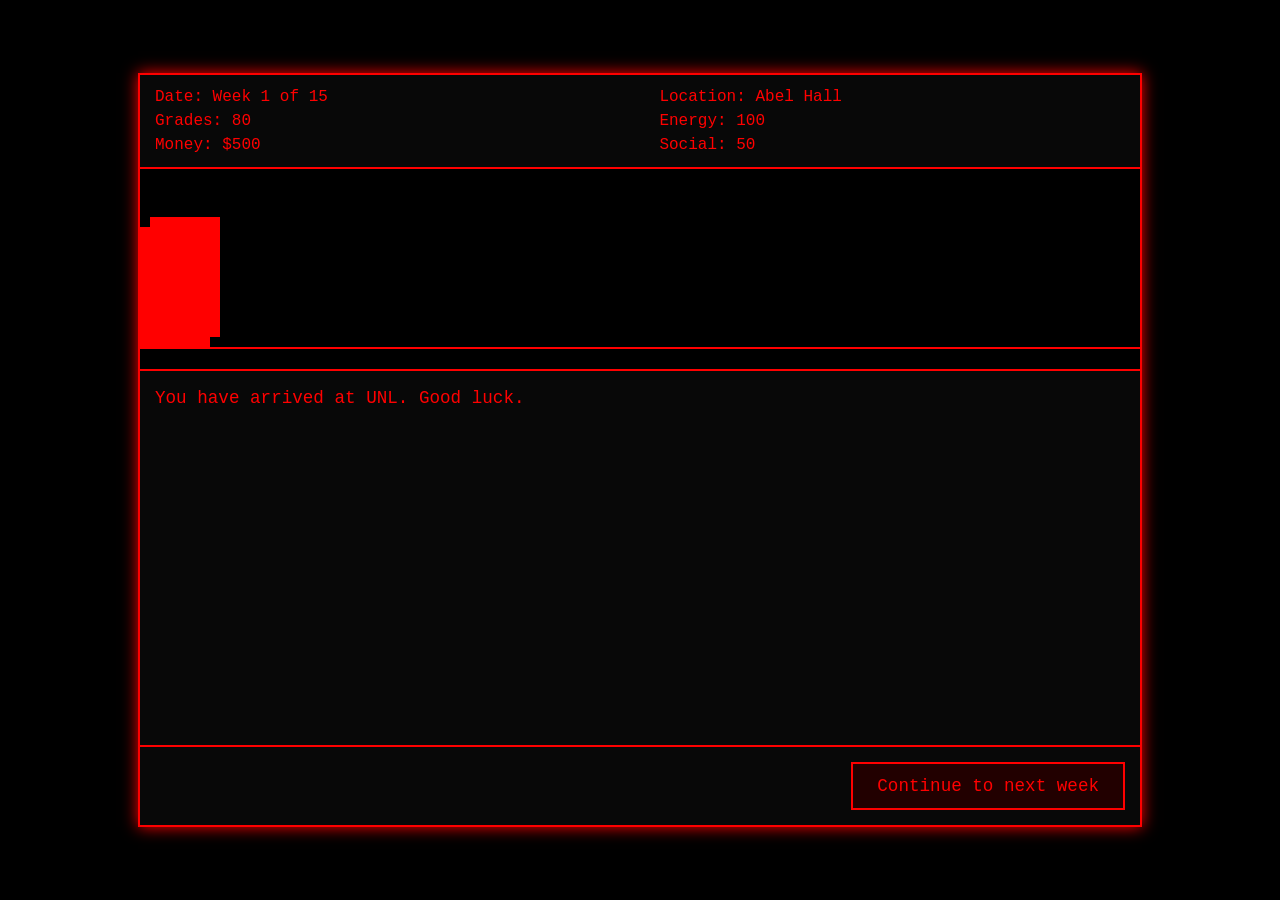
<file: husker-trail/index.html>
<!DOCTYPE html>
<html lang="en">
<head>
    <meta charset="UTF-8">
    <meta name="viewport" content="width=device-width, initial-scale=1.0">
    <title>The Husker Trail</title>
    <style>
        :root {
            --bg-color: #000000;
            --text-color: #FF0000; /* Changed to Red */
            --border-color: #FF0000; /* Changed to Red */
            --button-bg: #220000;
            --button-hover-bg: #440000;
            --modal-bg: #110000;
        }

        body {
            font-family: 'Consolas', 'Courier New', monospace;
            background-color: var(--bg-color);
            color: var(--text-color);
            display: flex;
            justify-content: center;
            align-items: center;
            min-height: 100vh;
            margin: 0;
            padding: 20px;
            box-sizing: border-box;
            user-select: none;
        }

        #game-window {
            width: 100%;
            max-width: 1000px; /* Made wider */
            border: 2px solid var(--border-color);
            box-shadow: 0 0 15px var(--border-color);
            background-color: #080808;
            display: flex;
            flex-direction: column;
            height: 750px; /* Made taller */
        }

        #status-bar {
            padding: 10px 15px;
            border-bottom: 2px solid var(--border-color);
            display: flex;
            flex-wrap: wrap;
            justify-content: space-between;
            font-size: 1rem; /* Slightly larger font for bigger screen */
            line-height: 1.5;
        }
        #status-bar div {
            flex-basis: 48%;
        }
        
        /* --- NEW VISUAL PANE --- */
        #visual-pane {
            height: 200px;
            border-bottom: 2px solid var(--border-color);
            background-color: #000;
            position: relative;
            overflow: hidden; /* This creates the "screen" */
        }

        #visual-pane.paused * {
            animation-play-state: paused !important;
        }

        #ground {
            position: absolute;
            bottom: 20px;
            left: 0;
            width: 100%;
            height: 2px;
            background-color: var(--border-color);
        }

        #student-sprite {
            position: absolute;
            bottom: 22px; /* Sits on the ground line */
            left: 50px;
            width: 10px;
            height: 15px;
            background-color: var(--text-color); /* Body */
            box-shadow: 0 -10px 0 0 var(--text-color); /* Head */
            animation: walk-bob 0.5s infinite steps(2, end);
        }
        
        .building {
            position: absolute;
            bottom: 22px; /* On the ground */
            width: 50px;
            height: 80px;
            background-color: var(--border-color);
            box-shadow: 10px -10px 0 0 var(--border-color); /* Another part of building */
            animation: scroll 10s linear infinite;
        }
        
        .building.type-2 {
            width: 30px;
            height: 50px;
            animation-duration: 7s;
            animation-delay: 3s;
        }
        
        .building.type-3 {
            width: 70px;
            height: 120px;
            animation-duration: 15s;
            animation-delay: 6s;
        }
        
        /* --- ANIMATIONS --- */
        @keyframes walk-bob {
            0% { transform: translateY(0); }
            50% { transform: translateY(-4px); }
            100% { transform: translateY(0); }
        }

        @keyframes scroll {
            0% { transform: translateX(1100px); } /* Start off-screen right */
            100% { transform: translateX(-100px); } /* End off-screen left */
        }
        /* --- END VISUAL PANE --- */


        #log-feed {
            flex-grow: 1;
            padding: 15px;
            overflow-y: auto;
            border-bottom: 2px solid var(--border-color);
        }
        #log-feed p {
            margin: 0 0 10px 0;
            line-height: 1.4;
            font-size: 1.1rem; /* Slightly larger */
        }

        #controls {
            padding: 15px;
            display: flex;
            justify-content: flex-end;
            gap: 15px;
        }

        .game-button {
            font-family: 'Consolas', 'Courier New', monospace;
            background-color: var(--button-bg);
            color: var(--text-color);
            border: 2px solid var(--border-color);
            padding: 12px 24px; /* Bigger buttons */
            font-size: 1.1rem;
            cursor: pointer;
            transition: background-color 0.2s;
        }
        .game-button:hover, .game-button:focus {
            background-color: var(--button-hover-bg);
            outline: none;
        }
        .game-button:disabled {
            color: #555;
            border-color: #555;
            background-color: #222;
            cursor: not-allowed;
        }

        #event-modal {
            position: fixed;
            top: 0;
            left: 0;
            width: 100%;
            height: 100%;
            background-color: rgba(0, 0, 0, 0.7);
            display: none;
            justify-content: center;
            align-items: center;
            z-index: 100;
        }

        #event-content {
            background-color: var(--modal-bg);
            border: 2px solid var(--border-color);
            box-shadow: 0 0 20px var(--text-color);
            padding: 25px;
            width: 90%;
            max-width: 600px; /* Bigger modal */
        }

        #event-visual {
            background-color: #000;
            border: 1px solid var(--border-color);
            height: 100px;
            margin-bottom: 15px;
            display: flex;
            justify-content: center;
            align-items: center;
            font-size: 1rem;
            padding: 10px;
            text-align: center;
        }

        #event-text {
            margin-bottom: 20px;
            line-height: 1.5;
            font-size: 1.1rem;
        }

        #event-choices {
            display: flex;
            flex-direction: column;
            gap: 10px;
        }
        
        .choice-button {
            width: 100%;
            text-align: left;
        }
        
        .hidden {
            display: none;
        }
    </style>
</head>
<body>

    <div id="game-window">
        <div id="status-bar">
            <div>Date: <span id="status-date">Week 1 of 15</span></div>
            <div>Location: <span id="status-location">Abel Hall</span></div>
            <div>Grades: <span id="status-grades">80</span></div>
            <div>Energy: <span id="status-energy">100</span></div>
            <div>Money: $<span id="status-money">500</span></div>
            <div>Social: <span id="status-social">50</span></div>
        </div>
        
        <div id="visual-pane">
            <div id="student-sprite"></div>
            <div id="ground"></div>
            <div class="building"></div>
            <div class="building type-2"></div>
            <div class="building type-3"></div>
        </div>

        <div id="log-feed" id="log-feed">
            <p>You have arrived at the University of Nebraska-Lincoln. Your goal is to survive 15 weeks and graduate.</p>
            <p>You are moving into Abel Hall. Good luck.</p>
        </div>

        <div id="controls">
            <button class="game-button" id="continue-btn">Continue to next week</button>
            <button class="game-button hidden" id="restart-btn">Play Again</button>
        </div>
    </div>

    <div id="event-modal">
        <div id="event-content">
            <div id="event-visual">[Visual: <span id="visual-text"></span>]</div>
            <h3 id="event-title"></h3>
            <p id="event-text"></p>
            <div id="event-choices">
                </div>
        </div>
    </div>

    <script>
        // --- 1. GAME DATA (FROM YOUR JSON) ---
        const gameData = {
          "gameConfig": {
            "initialStats": {
              "Grades": 80,
              "Energy": 100,
              "Money": 500,
              "Social": 50
            }
          },
          "landmarks": [
            { "week": 1, "name": "Abel Hall" },
            { "week": 4, "name": "Nebraska Union" },
            { "week": 6, "name": "Memorial Stadium" },
            { "week": 8, "name": "Love Library (Midterms)" },
            { "week": 10, "name": "Campus Rec Center" },
            { "week": 12, "name": "College of Business" },
            { "week": 15, "name": "Pinnacle Bank Arena (Graduation)" }
          ],
          "randomEvents": [
            {
              "id": "event_001", "title": "The First Football Game", "visual": "8-bit pixel art Memorial Stadium crowd", "text": "It's Saturday morning. Your roommate tells you, 'It's GAME DAY. We're tailgating at 7 AM for the 11 AM kickoff.' You have a paper due Monday.",
              "choices": [
                { "text": "Go to the tailgate (7 AM)", "outcomes": [{ "stat": "Energy", "change": -8 }, { "stat": "Money", "change": -15 }, { "stat": "Social", "change": 20 }, { "stat": "Grades", "change": -5 }], "resultText": "You have a great time, but your paper suffers." },
                { "text": "Go just for the game (10:30 AM)", "outcomes": [{ "stat": "Energy", "change": -4 }, { "stat": "Money", "change": -5 }, { "stat": "Social", "change": 10 }], "resultText": "You balanced fun and responsibility. Good job." },
                { "text": "Stay home and study", "outcomes": [{ "stat": "Grades", "change": 10 }, { "stat": "Social", "change": -10 }], "resultText": "Your paper is great, but your friends are sad." }
              ]
            },
            {
              "id": "event_002", "title": "The Selleck Hall Sickness", "visual": "8-bit pixel art student in bed", "text": "You've eaten at a dining hall every day for a week. You have contracted the 'Selleck Hall Sickness.' Your Energy is cut in half.",
              "choices": [
                { "text": "Go to the Health Center", "outcomes": [{ "stat": "Money", "change": -20 }], "resultText": "You get medicine and recover in 1 day. You lose half your energy for this turn." },
                { "text": "Tough it out", "outcomes": [{ "stat": "Grades", "change": -15 }], "resultText": "You miss 3 classes and your grades plummet. You lose half your energy for 3 turns." },
                { "text": "Use a meal-swipe delivery for soup", "outcomes": [{ "stat": "Money", "change": -12 }, { "stat": "Social", "change": 5 }], "resultText": "A kind friend brings you soup. You recover in 2 days." }
              ]
            },
            {
              "id": "event_003", "title": "The Ice Storm", "visual": "8-bit pixel art UNL Love Library in snow", "text": "A sudden ice storm hits Lincoln. Campus is NOT closed. You are in Abel/Sandoz, and your class is in the College of Business (CBA) in 10 minutes.",
              "choices": [
                { "text": "Brave the walk", "outcomes": [{ "stat": "Energy", "change": -5 }, { "stat": "Grades", "change": -5 }], "resultText": "You slipped on the ice at 14th & R. You are late and soaked." },
                { "text": "Wait for the (packed) campus bus", "outcomes": [{ "stat": "Grades", "change": -10 }], "resultText": "The bus is full and drives past you. You miss class." },
                { "text": "Email your professor and skip", "outcomes": [{ "stat": "Energy", "change": -10 }], "resultText": "No penalty, but you must 'Self-Study' (costs 10 Energy)." }
              ]
            },
            {
              "id": "event_004", "title": "The Midterm Dilemma", "visual": "8-bit pixel art student at computer", "text": "It's Midterm Week. You have a final project for 'Intro to Communications' and a major exam for 'Calculus 1' on the same day.",
              "choices": [
                { "text": "Cram for the Calc exam", "outcomes": [{ "stat": "Grades", "change": 5, "note": "This choice has complex effects" }], "resultText": "You pass Calc, but your Comm group is furious. (-10 Grades, -10 Energy)" },
                { "text": "Focus on the group project", "outcomes": [{ "stat": "Social", "change": 10 }, { "stat": "Grades", "change": -5, "note": "This choice has complex effects" }], "resultText": "Your group loves you, but you bomb the Calc exam. (-15 Grades)" },
                { "text": "Pull an all-nighter", "outcomes": [{ "stat": "Grades", "change": -20 }, { "stat": "Energy", "change": -20 }], "resultText": "You fell asleep on your keyboard. (-10 Grades Both, -20 Energy)" }
              ]
            },
            {
              "id": "event_005", "title": "The Laptop Dies", "visual": "8-bit pixel art broken laptop", "text": "Your laptop has died. This is the new dysentery.",
              "choices": [
                { "text": "Go to the HuskerTech Help Desk", "outcomes": [{ "stat": "Grades", "change": -15 }], "resultText": "They can fix it, but it will take 3 days. -15 Grades." },
                { "text": "Buy a new one", "outcomes": [{ "stat": "Money", "change": -400 }], "resultText": "You have a shiny new laptop, but you are very poor." },
                { "text": "Use the Love Library computers", "outcomes": [{ "stat": "Energy", "change": -10 }, { "stat": "Social", "change": -5 }], "resultText": "You get your work done, but it's a hassle. -10 Energy, -5 Social." }
              ]
            },
            {
              "id": "event_006", "title": "Pop Quiz!", "visual": "8-bit pixel art professor pointing", "text": "You walk into your 'History of Jazz' class and the professor announces a pop quiz.",
              "choices": [
                { "text": "You've been studying!", "outcomes": [{ "stat": "Grades", "change": 10 }], "resultText": "You ace the quiz. +10 Grades." },
                { "text": "You haven't read the chapter.", "outcomes": [{ "stat": "Grades", "change": -10 }], "resultText": "You failed. -10 Grades." }
              ]
            },
            {
              "id": "event_007", "title": "A Trip to O-Street", "visual": "8-bit pixel art neon bar sign", "text": "It's Thursday night. Your friends want to go to O-Street.",
              "choices": [
                { "text": "Go, but just for an hour.", "outcomes": [{ "stat": "Social", "change": 10 }, { "stat": "Energy", "change": -5 }, { "stat": "Money", "change": -15 }], "resultText": "You have a good time and still get some sleep." },
                { "text": "Stay out all night!", "outcomes": [{ "stat": "Social", "change": 25 }, { "stat": "Energy", "change": -20 }, { "stat": "Money", "change": -50 }, { "stat": "Grades", "change": -10 }], "resultText": "You are a social legend... but you sleep through your class." },
                { "text": "Stay in and study.", "outcomes": [{ "stat": "Grades", "change": 5 }, { "stat": "Social", "change": -5 }], "resultText": "You are responsible, but your friends call you lame." }
              ]
            },
            {
              "id": "event_008", "title": "Parking Ticket", "visual": "8-bit pixel art car with ticket", "text": "You were parked in the wrong lot for only 10 minutes and found a bright orange ticket on your windshield.",
              "choices": [
                { "text": "Pay the fine.", "outcomes": [{ "stat": "Money", "change": -40 }], "resultText": "That stings. -40 Money." },
                { "text": "Appeal the ticket.", "outcomes": [{ "stat": "Energy", "change": -5 }, { "stat": "Money", "change": -40 }], "resultText": "You spend an hour arguing and lose anyway. -5 Energy, -40 Money." }
              ]
            },
            {
              "id": "event_009", "title": "Free Concert at the Union", "visual": "8-bit pixel art band playing", "text": "A pretty good local band is playing for free in the Nebraska Union. You have homework.",
              "choices": [
                { "text": "Go for 30 minutes", "outcomes": [{ "stat": "Social", "change": 5 }, { "stat": "Energy", "change": -5 }], "resultText": "A nice break. You feel refreshed." },
                { "text": "Skip it, homework calls.", "outcomes": [{ "stat":"Grades", "change": 5 }], "resultText": "Your grades are safe, but you missed a good show." }
              ]
            },
            {
              "id": "event_010", "title": "Found Money!", "visual": "8-bit pixel art $20 bill", "text": "You found a $20 bill on the sidewalk near the Broyhill Fountain!",
              "choices": [
                { "text": "Keep it!", "outcomes": [{ "stat": "Money", "change": 20 }], "resultText": "Score! +20 Money." },
                { "text": "Turn it in to the Union desk.", "outcomes": [{ "stat": "Social", "change": 5 }], "resultText": "A good deed. You get a 'thanks' from the staff. +5 Social." }
              ]
            }
          ]
        };

        // --- 2. DOM ELEMENT REFERENCES ---
        const statusBar = {
            date: document.getElementById('status-date'),
            location: document.getElementById('status-location'),
            grades: document.getElementById('status-grades'),
            energy: document.getElementById('status-energy'),
            money: document.getElementById('status-money'),
            social: document.getElementById('status-social'),
        };
        const visualPane = document.getElementById('visual-pane'); // NEW
        const logFeed = document.getElementById('log-feed');
        const continueBtn = document.getElementById('continue-btn');
        const restartBtn = document.getElementById('restart-btn');
        
        const eventModal = document.getElementById('event-modal');
        const eventTitle = document.getElementById('event-title');
        const eventVisualText = document.getElementById('visual-text');
        const eventText = document.getElementById('event-text');
        const eventChoicesContainer = document.getElementById('event-choices');

        // --- 3. GAME STATE ---
        let stats = {};
        let currentWeek = 1;
        const maxWeeks = 15;
        let trailMap = [];
        let currentLocation = "Abel Hall";
        let gameOver = false;

        // --- 4. GAME FUNCTIONS ---

        /**
         * Shuffles an array in place (Fisher-Yates)
         */
        function shuffleArray(array) {
            for (let i = array.length - 1; i > 0; i--) {
                const j = Math.floor(Math.random() * (i + 1));
                [array[i], array[j]] = [array[j], array[i]];
            }
            return array;
        }

        /**
         * Logs a message to the game feed
         */
        function log(message) {
            logFeed.innerHTML += `<p>> ${message}</p>`;
            logFeed.scrollTop = logFeed.scrollHeight; // Auto-scroll
        }

        /**
         * Updates the status bar UI
         */
        function updateStatusUI() {
            statusBar.date.textContent = `Week ${currentWeek} of ${maxWeeks}`;
            statusBar.location.textContent = currentLocation;
            statusBar.grades.textContent = stats.Grades;
            statusBar.energy.textContent = stats.Energy;
            statusBar.money.textContent = stats.Money;
            statusBar.social.textContent = stats.Social;
            
            // Add warning colors (use a darker red for warnings)
            const warningColor = '#FF4444';
            statusBar.grades.style.color = stats.Grades < 40 ? warningColor : 'var(--text-color)';
            statusBar.energy.style.color = stats.Energy < 20 ? warningColor : 'var(--text-color)';
            statusBar.money.style.color = stats.Money < 0 ? warningColor : 'var(--text-color)';
            statusBar.social.style.color = stats.Social < 20 ? warningColor : 'var(--text-color)';
        }

        /**
         * Updates the current location based on the week
         */
        function updateLocation() {
            let loc = gameData.landmarks.find(l => l.week === currentWeek);
            if (loc) {
                currentLocation = loc.name;
                log(`You have reached: ${currentLocation}`);
            }
        }
        
        /**
         * Creates the 15-week trail map with 10 random events and 5 quiet weeks
         */
        function createTrailMap() {
            let events = shuffleArray([...gameData.randomEvents]); // 10 events
            let quietWeeks = Array(maxWeeks - events.length).fill(null); // 5 nulls
            trailMap = shuffleArray(events.concat(quietWeeks));
        }

        /**
         * Applies the outcome of a choice to the player's stats
         */
        function applyOutcome(outcomes) {
            outcomes.forEach(outcome => {
                if (stats.hasOwnProperty(outcome.stat)) {
                    stats[outcome.stat] += outcome.change;
                }
            });
        }
        
        /**
         * Checks for game-ending conditions
         */
        function checkGameOver() {
            if (gameOver) return true; // Don't re-trigger
            
            let reason = "";
            if (stats.Grades < 20) {
                reason = "Your grades fell too low. You have flunked out.";
            } else if (stats.Money < -100) {
                reason = "You are in too much debt. The bursar's office has you cornered.";
            } else if (stats.Energy <= 0) {
                reason = "You have collapsed from exhaustion and been sent home.";
            } else if (stats.Social <= 0) {
                reason = "You feel too isolated and lonely. You've decided to transfer.";
            }
            
            if (reason) {
                log("--- GAME OVER ---");
                log(reason);
                gameOver = true;
                visualPane.classList.add('paused'); // Pause animation
                continueBtn.classList.add('hidden');
                restartBtn.classList.remove('hidden');
                return true;
            }
            return false;
        }

        /**
         * Shows the event modal with the given event data
         */
        function showEvent(event) {
            log("Something is happening...");
            visualPane.classList.add('paused'); // Pause animation
            
            eventTitle.textContent = event.title;
            eventVisualText.textContent = event.visual;
            eventText.textContent = event.text;
            
            eventChoicesContainer.innerHTML = ''; // Clear old choices
            
            event.choices.forEach((choice, index) => {
                const button = document.createElement('button');
                button.className = 'game-button choice-button';
                button.textContent = `${index + 1}. ${choice.text}`;
                button.onclick = () => {
                    // Apply the choice
                    applyOutcome(choice.outcomes);
                    log(choice.resultText);
                    
                    // Hide modal and resume
                    eventModal.style.display = 'none';
                    if (!gameOver) {
                        visualPane.classList.remove('paused'); // Resume animation
                    }
                    continueBtn.disabled = false;
                    
                    // Update UI and check for game over again
                    updateStatusUI();
                    checkGameOver();
                };
                eventChoicesContainer.appendChild(button);
            });
            
            eventModal.style.display = 'flex';
            continueBtn.disabled = true;
        }

        /**
         * The main game loop, triggered by the "Continue" button
         */
        function nextWeek() {
            if (gameOver) return;

            // Check for game over *before* proceeding
            if (checkGameOver()) return;
            
            // Check for Win
            if (currentWeek > maxWeeks) {
                log("--- YOU WIN! ---");
                log("You made it to Pinnacle Bank Arena. You have graduated!");
                log("Congratulations, Husker!");
                gameOver = true;
                visualPane.classList.add('paused'); // Pause animation
                continueBtn.classList.add('hidden');
                restartBtn.classList.remove('hidden');
                return;
            }

            // Update location and date
            log(`--- Week ${currentWeek} ---`);
            updateLocation();
            
            // Get the event for the week
            const event = trailMap[currentWeek - 1];
            
            if (event) {
                showEvent(event);
            } else {
                // A "quiet week"
                log("A quiet week passes. You study and buy groceries.");
                stats.Money -= 20; // Weekly expenses
                stats.Energy -= 5; // Weekly drain
            }
            
            // Increment week for *next* turn
            currentWeek++;
            
            // Update UI
            updateStatusUI();
        }

        /**
         * Starts the game
         */
        function startGame() {
            // Reset state
            stats = { ...gameData.gameConfig.initialStats };
            currentWeek = 1;
            currentLocation = "Abel Hall";
            gameOver = false;
            
            // Setup UI
            logFeed.innerHTML = "<p>You have arrived at UNL. Good luck.</p>";
            continueBtn.classList.remove('hidden');
            restartBtn.classList.add('hidden');
            continueBtn.disabled = false;
            visualPane.classList.remove('paused'); // Start animation
            
            // Build the trail
            createTrailMap();
            
            // Update UI
            updateStatusUI();
        }
        
        // --- 5. EVENT LISTENERS ---
        
        continueBtn.addEventListener('click', nextWeek);
        restartBtn.addEventListener('click', () => {
            // A simple reload is the easiest way to reset a single-page app
            location.reload(); 
        });

        // --- 6. INITIALIZE GAME ---
        startGame();
        
    </script>
</body>
</html>
</file>
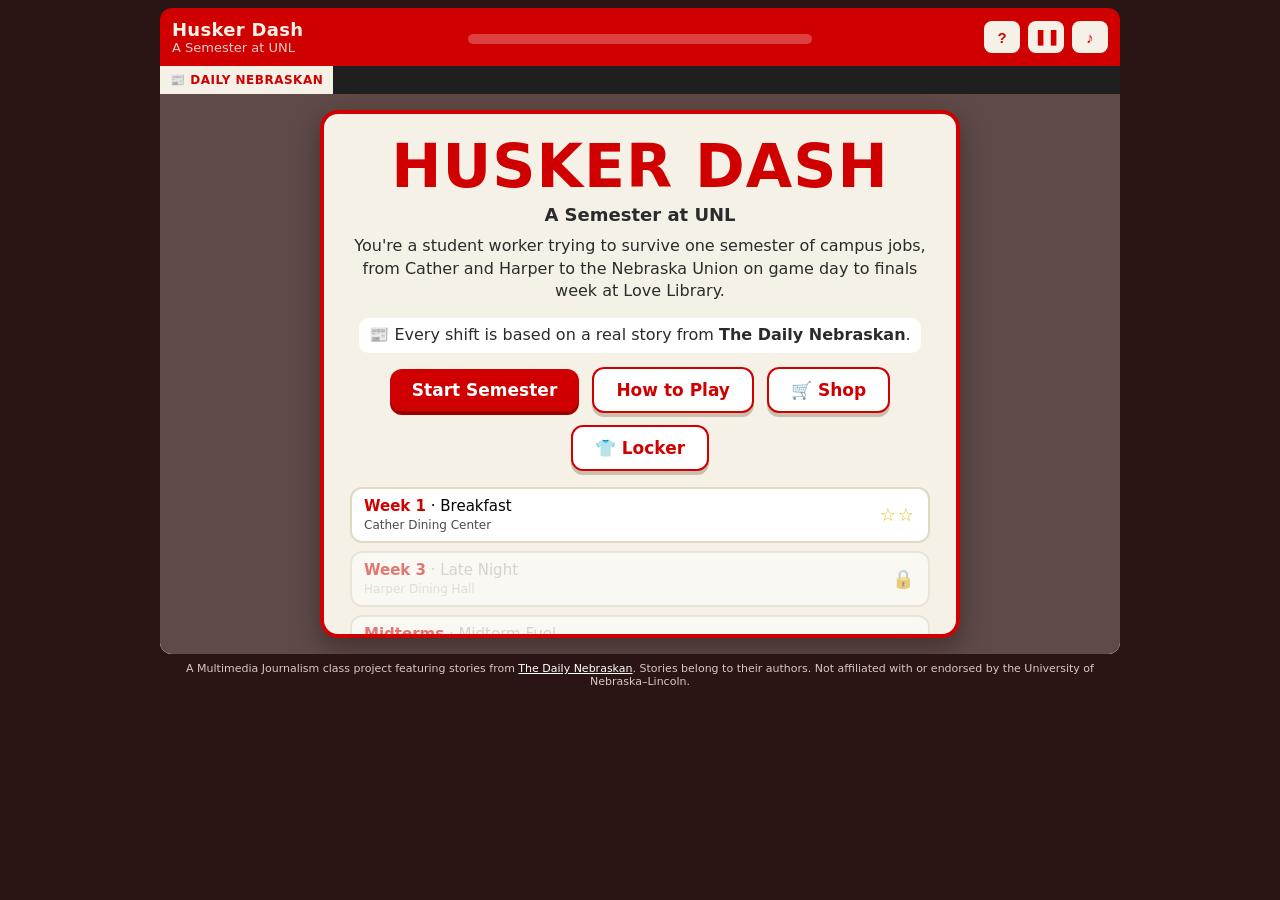
<file: huskerdash-game/index.html>
<!DOCTYPE html>
<html lang="en">
<head>
  <meta charset="utf-8">
  <meta name="viewport" content="width=device-width, initial-scale=1">
  <title>Husker Dash: A Semester at UNL</title>
  <meta name="description" content="A Diner Dash-style game about working student jobs at the University of Nebraska–Lincoln, based on Daily Nebraskan stories.">
  <link rel="stylesheet" href="style.css">
</head>
<body>
  <div id="app">
    <header id="hud">
      <div class="hud-left">
        <div id="hud-level">Husker Dash</div>
        <div id="hud-place">A Semester at UNL</div>
      </div>
      <div class="hud-mid">
        <div class="money-row"><span id="hud-money">$0</span><span id="hud-goal"></span></div>
        <div class="bar"><div id="hud-bar"></div><div id="hud-goal-mark" class="mark"></div><div id="hud-expert-mark" class="mark expert"></div></div>
      </div>
      <div class="hud-right">
        <div id="hud-left"></div>
        <button id="btn-help" title="How to play" aria-label="How to play">?</button>
        <button id="btn-pause" title="Pause (P)" aria-label="Pause">❚❚</button>
        <button id="btn-mute" title="Sound on/off (M)" aria-label="Toggle sound">♪</button>
      </div>
    </header>

    <div id="ticker" aria-label="Daily Nebraskan headlines">
      <span class="ticker-label">📰 DAILY NEBRASKAN</span>
      <div class="ticker-window"><div id="ticker-track"></div></div>
    </div>

    <div id="stage">
      <canvas id="game" width="960" height="560"></canvas>
      <div id="hint"></div>
      <div id="toast"></div>
      <div id="flash"></div>
      <div id="overlay" class="show"></div>
    </div>

    <footer>A Multimedia Journalism class project featuring stories from <a href="https://www.dailynebraskan.com" target="_blank" rel="noopener">The Daily Nebraskan</a>. Stories belong to their authors. Not affiliated with or endorsed by the University of Nebraska–Lincoln.</footer>
  </div>
  <script src="game.js"></script>
</body>
</html>
</file>
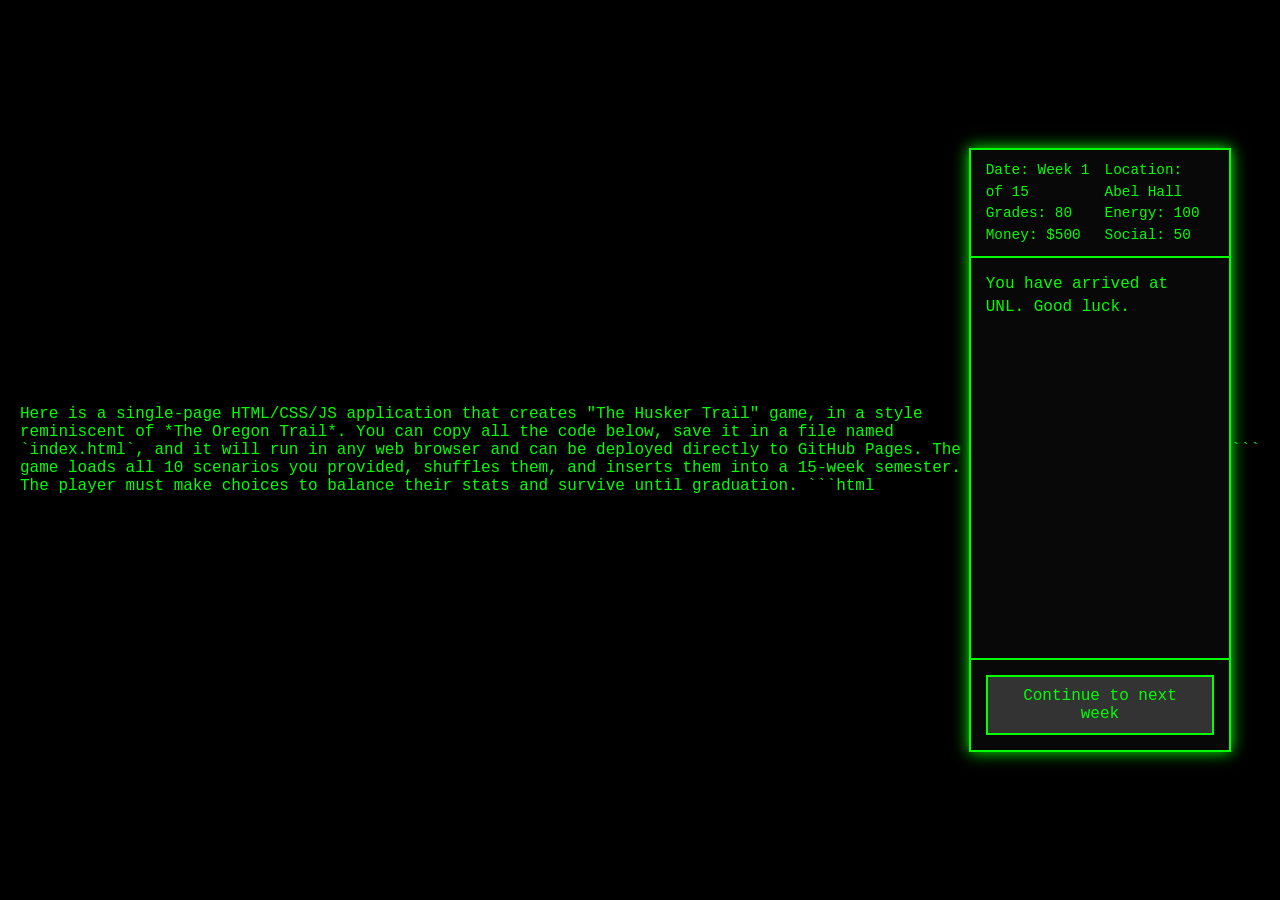
<file: OregonTrailGame/index.html>
Here is a single-page HTML/CSS/JS application that creates "The Husker Trail" game, in a style reminiscent of *The Oregon Trail*.

You can copy all the code below, save it in a file named `index.html`, and it will run in any web browser and can be deployed directly to GitHub Pages.

The game loads all 10 scenarios you provided, shuffles them, and inserts them into a 15-week semester. The player must make choices to balance their stats and survive until graduation.

```html
<!DOCTYPE html>
<html lang="en">
<head>
    <meta charset="UTF-8">
    <meta name="viewport" content="width=device-width, initial-scale=1.0">
    <title>The Husker Trail</title>
    <style>
        :root {
            --bg-color: #000000;
            --text-color: #00FF00; /* Classic green */
            --border-color: #00FF00;
            --button-bg: #333;
            --button-hover-bg: #555;
            --modal-bg: #111;
        }

        body {
            font-family: 'Consolas', 'Courier New', monospace;
            background-color: var(--bg-color);
            color: var(--text-color);
            display: flex;
            justify-content: center;
            align-items: center;
            min-height: 100vh;
            margin: 0;
            padding: 20px;
            box-sizing: border-box;
            user-select: none;
        }

        #game-window {
            width: 100%;
            max-width: 800px;
            border: 2px solid var(--border-color);
            box-shadow: 0 0 15px var(--border-color);
            background-color: #080808;
            display: flex;
            flex-direction: column;
            height: 600px;
        }

        #status-bar {
            padding: 10px 15px;
            border-bottom: 2px solid var(--border-color);
            display: flex;
            flex-wrap: wrap;
            justify-content: space-between;
            font-size: 0.9rem;
            line-height: 1.5;
        }
        #status-bar div {
            flex-basis: 48%;
        }

        #log-feed {
            flex-grow: 1;
            padding: 15px;
            overflow-y: auto;
            border-bottom: 2px solid var(--border-color);
        }
        #log-feed p {
            margin: 0 0 10px 0;
            line-height: 1.4;
        }

        #controls {
            padding: 15px;
            display: flex;
            justify-content: flex-end;
            gap: 15px;
        }

        .game-button {
            font-family: 'Consolas', 'Courier New', monospace;
            background-color: var(--button-bg);
            color: var(--text-color);
            border: 2px solid var(--border-color);
            padding: 10px 20px;
            font-size: 1rem;
            cursor: pointer;
            transition: background-color 0.2s;
        }
        .game-button:hover, .game-button:focus {
            background-color: var(--button-hover-bg);
            outline: none;
        }
        .game-button:disabled {
            color: #555;
            border-color: #555;
            background-color: #222;
            cursor: not-allowed;
        }

        #event-modal {
            position: fixed;
            top: 0;
            left: 0;
            width: 100%;
            height: 100%;
            background-color: rgba(0, 0, 0, 0.7);
            display: none; /* Hidden by default */
            justify-content: center;
            align-items: center;
            z-index: 100;
        }

        #event-content {
            background-color: var(--modal-bg);
            border: 2px solid var(--border-color);
            box-shadow: 0 0 20px var(--text-color);
            padding: 25px;
            width: 90%;
            max-width: 500px;
        }

        #event-visual {
            background-color: #000;
            border: 1px solid var(--border-color);
            height: 100px;
            margin-bottom: 15px;
            display: flex;
            justify-content: center;
            align-items: center;
            font-size: 0.9rem;
            padding: 10px;
            text-align: center;
        }

        #event-text {
            margin-bottom: 20px;
            line-height: 1.5;
        }

        #event-choices {
            display: flex;
            flex-direction: column;
            gap: 10px;
        }
        
        .choice-button {
            width: 100%;
            text-align: left;
        }
        
        .hidden {
            display: none;
        }
    </style>
</head>
<body>

    <div id="game-window">
        <div id="status-bar">
            <div>Date: <span id="status-date">Week 1 of 15</span></div>
            <div>Location: <span id="status-location">Abel Hall</span></div>
            <div>Grades: <span id="status-grades">80</span></div>
            <div>Energy: <span id="status-energy">100</span></div>
            <div>Money: $<span id="status-money">500</span></div>
            <div>Social: <span id="status-social">50</span></div>
        </div>

        <div id="log-feed" id="log-feed">
            <p>You have arrived at the University of Nebraska-Lincoln. Your goal is to survive 15 weeks and graduate.</p>
            <p>You are moving into Abel Hall. Good luck.</p>
        </div>

        <div id="controls">
            <button class="game-button" id="continue-btn">Continue to next week</button>
            <button class="game-button hidden" id="restart-btn">Play Again</button>
        </div>
    </div>

    <div id="event-modal">
        <div id="event-content">
            <div id="event-visual">[Visual: <span id="visual-text"></span>]</div>
            <h3 id="event-title"></h3>
            <p id="event-text"></p>
            <div id="event-choices">
                </div>
        </div>
    </div>

    <script>
        // --- 1. GAME DATA (FROM YOUR JSON) ---
        const gameData = {
          "gameConfig": {
            "initialStats": {
              "Grades": 80,
              "Energy": 100,
              "Money": 500,
              "Social": 50
            }
          },
          "landmarks": [
            { "week": 1, "name": "Abel Hall" },
            { "week": 4, "name": "Nebraska Union" },
            { "week": 6, "name": "Memorial Stadium" },
            { "week": 8, "name": "Love Library (Midterms)" },
            { "week": 10, "name": "Campus Rec Center" },
            { "week": 12, "name": "College of Business" },
            { "week": 15, "name": "Pinnacle Bank Arena (Graduation)" }
          ],
          "randomEvents": [
            {
              "id": "event_001", "title": "The First Football Game", "visual": "8-bit pixel art Memorial Stadium crowd", "text": "It's Saturday morning. Your roommate tells you, 'It's GAME DAY. We're tailgating at 7 AM for the 11 AM kickoff.' You have a paper due Monday.",
              "choices": [
                { "text": "Go to the tailgate (7 AM)", "outcomes": [{ "stat": "Energy", "change": -8 }, { "stat": "Money", "change": -15 }, { "stat": "Social", "change": 20 }, { "stat": "Grades", "change": -5 }], "resultText": "You have a great time, but your paper suffers." },
                { "text": "Go just for the game (10:30 AM)", "outcomes": [{ "stat": "Energy", "change": -4 }, { "stat": "Money", "change": -5 }, { "stat": "Social", "change": 10 }], "resultText": "You balanced fun and responsibility. Good job." },
                { "text": "Stay home and study", "outcomes": [{ "stat": "Grades", "change": 10 }, { "stat": "Social", "change": -10 }], "resultText": "Your paper is great, but your friends are sad." }
              ]
            },
            {
              "id": "event_002", "title": "The Selleck Hall Sickness", "visual": "8-bit pixel art student in bed", "text": "You've eaten at a dining hall every day for a week. You have contracted the 'Selleck Hall Sickness.' Your Energy is cut in half.",
              "choices": [
                { "text": "Go to the Health Center", "outcomes": [{ "stat": "Money", "change": -20 }], "resultText": "You get medicine and recover in 1 day. You lose half your energy for this turn." },
                { "text": "Tough it out", "outcomes": [{ "stat": "Grades", "change": -15 }], "resultText": "You miss 3 classes and your grades plummet. You lose half your energy for 3 turns." },
                { "text": "Use a meal-swipe delivery for soup", "outcomes": [{ "stat": "Money", "change": -12 }, { "stat": "Social", "change": 5 }], "resultText": "A kind friend brings you soup. You recover in 2 days." }
              ]
            },
            {
              "id": "event_003", "title": "The Ice Storm", "visual": "8-bit pixel art UNL Love Library in snow", "text": "A sudden ice storm hits Lincoln. Campus is NOT closed. You are in Abel/Sandoz, and your class is in the College of Business (CBA) in 10 minutes.",
              "choices": [
                { "text": "Brave the walk", "outcomes": [{ "stat": "Energy", "change": -5 }, { "stat": "Grades", "change": -5 }], "resultText": "You slipped on the ice at 14th & R. You are late and soaked." },
                { "text": "Wait for the (packed) campus bus", "outcomes": [{ "stat": "Grades", "change": -10 }], "resultText": "The bus is full and drives past you. You miss class." },
                { "text": "Email your professor and skip", "outcomes": [{ "stat": "Energy", "change": -10 }], "resultText": "No penalty, but you must 'Self-Study' (costs 10 Energy)." }
              ]
            },
            {
              "id": "event_004", "title": "The Midterm Dilemma", "visual": "8-bit pixel art student at computer", "text": "It's Midterm Week. You have a final project for 'Intro to Communications' and a major exam for 'Calculus 1' on the same day.",
              "choices": [
                { "text": "Cram for the Calc exam", "outcomes": [{ "stat": "Grades", "change": 5, "note": "This choice has complex effects" }], "resultText": "You pass Calc, but your Comm group is furious. (-10 Grades, -10 Energy)" },
                { "text": "Focus on the group project", "outcomes": [{ "stat": "Social", "change": 10 }, { "stat": "Grades", "change": -5, "note": "This choice has complex effects" }], "resultText": "Your group loves you, but you bomb the Calc exam. (-15 Grades)" },
                { "text": "Pull an all-nighter", "outcomes": [{ "stat": "Grades", "change": -20 }, { "stat": "Energy", "change": -20 }], "resultText": "You fell asleep on your keyboard. (-10 Grades Both, -20 Energy)" }
              ]
            },
            {
              "id": "event_005", "title": "The Laptop Dies", "visual": "8-bit pixel art broken laptop", "text": "Your laptop has died. This is the new dysentery.",
              "choices": [
                { "text": "Go to the HuskerTech Help Desk", "outcomes": [{ "stat": "Grades", "change": -15 }], "resultText": "They can fix it, but it will take 3 days. -15 Grades." },
                { "text": "Buy a new one", "outcomes": [{ "stat": "Money", "change": -400 }], "resultText": "You have a shiny new laptop, but you are very poor." },
                { "text": "Use the Love Library computers", "outcomes": [{ "stat": "Energy", "change": -10 }, { "stat": "Social", "change": -5 }], "resultText": "You get your work done, but it's a hassle. -10 Energy, -5 Social." }
              ]
            },
            {
              "id": "event_006", "title": "Pop Quiz!", "visual": "8-bit pixel art professor pointing", "text": "You walk into your 'History of Jazz' class and the professor announces a pop quiz.",
              "choices": [
                { "text": "You've been studying!", "outcomes": [{ "stat": "Grades", "change": 10 }], "resultText": "You ace the quiz. +10 Grades." },
                { "text": "You haven't read the chapter.", "outcomes": [{ "stat": "Grades", "change": -10 }], "resultText": "You failed. -10 Grades." }
              ]
            },
            {
              "id": "event_007", "title": "A Trip to O-Street", "visual": "8-bit pixel art neon bar sign", "text": "It's Thursday night. Your friends want to go to O-Street.",
              "choices": [
                { "text": "Go, but just for an hour.", "outcomes": [{ "stat": "Social", "change": 10 }, { "stat": "Energy", "change": -5 }, { "stat": "Money", "change": -15 }], "resultText": "You have a good time and still get some sleep." },
                { "text": "Stay out all night!", "outcomes": [{ "stat": "Social", "change": 25 }, { "stat": "Energy", "change": -20 }, { "stat": "Money", "change": -50 }, { "stat": "Grades", "change": -10 }], "resultText": "You are a social legend... but you sleep through your class." },
                { "text": "Stay in and study.", "outcomes": [{ "stat": "Grades", "change": 5 }, { "stat": "Social", "change": -5 }], "resultText": "You are responsible, but your friends call you lame." }
              ]
            },
            {
              "id": "event_008", "title": "Parking Ticket", "visual": "8-bit pixel art car with ticket", "text": "You were parked in the wrong lot for only 10 minutes and found a bright orange ticket on your windshield.",
              "choices": [
                { "text": "Pay the fine.", "outcomes": [{ "stat": "Money", "change": -40 }], "resultText": "That stings. -40 Money." },
                { "text": "Appeal the ticket.", "outcomes": [{ "stat": "Energy", "change": -5 }, { "stat": "Money", "change": -40 }], "resultText": "You spend an hour arguing and lose anyway. -5 Energy, -40 Money." }
              ]
            },
            {
              "id": "event_009", "title": "Free Concert at the Union", "visual": "8-bit pixel art band playing", "text": "A pretty good local band is playing for free in the Nebraska Union. You have homework.",
              "choices": [
                { "text": "Go for 30 minutes", "outcomes": [{ "stat": "Social", "change": 5 }, { "stat": "Energy", "change": -5 }], "resultText": "A nice break. You feel refreshed." },
                { "text": "Skip it, homework calls.", "outcomes": [{ "stat":"Grades", "change": 5 }], "resultText": "Your grades are safe, but you missed a good show." }
              ]
            },
            {
              "id": "event_010", "title": "Found Money!", "visual": "8-bit pixel art $20 bill", "text": "You found a $20 bill on the sidewalk near the Broyhill Fountain!",
              "choices": [
                { "text": "Keep it!", "outcomes": [{ "stat": "Money", "change": 20 }], "resultText": "Score! +20 Money." },
                { "text": "Turn it in to the Union desk.", "outcomes": [{ "stat": "Social", "change": 5 }], "resultText": "A good deed. You get a 'thanks' from the staff. +5 Social." }
              ]
            }
          ]
        };

        // --- 2. DOM ELEMENT REFERENCES ---
        const statusBar = {
            date: document.getElementById('status-date'),
            location: document.getElementById('status-location'),
            grades: document.getElementById('status-grades'),
            energy: document.getElementById('status-energy'),
            money: document.getElementById('status-money'),
            social: document.getElementById('status-social'),
        };
        const logFeed = document.getElementById('log-feed');
        const continueBtn = document.getElementById('continue-btn');
        const restartBtn = document.getElementById('restart-btn');
        
        const eventModal = document.getElementById('event-modal');
        const eventTitle = document.getElementById('event-title');
        const eventVisualText = document.getElementById('visual-text');
        const eventText = document.getElementById('event-text');
        const eventChoicesContainer = document.getElementById('event-choices');

        // --- 3. GAME STATE ---
        let stats = {};
        let currentWeek = 1;
        const maxWeeks = 15;
        let trailMap = [];
        let currentLocation = "Abel Hall";
        let gameOver = false;

        // --- 4. GAME FUNCTIONS ---

        /**
         * Shuffles an array in place (Fisher-Yates)
         */
        function shuffleArray(array) {
            for (let i = array.length - 1; i > 0; i--) {
                const j = Math.floor(Math.random() * (i + 1));
                [array[i], array[j]] = [array[j], array[i]];
            }
            return array;
        }

        /**
         * Logs a message to the game feed
         */
        function log(message) {
            logFeed.innerHTML += `<p>> ${message}</p>`;
            logFeed.scrollTop = logFeed.scrollHeight; // Auto-scroll
        }

        /**
         * Updates the status bar UI
         */
        function updateStatusUI() {
            statusBar.date.textContent = `Week ${currentWeek} of ${maxWeeks}`;
            statusBar.location.textContent = currentLocation;
            statusBar.grades.textContent = stats.Grades;
            statusBar.energy.textContent = stats.Energy;
            statusBar.money.textContent = stats.Money;
            statusBar.social.textContent = stats.Social;
            
            // Add warning colors
            statusBar.grades.style.color = stats.Grades < 40 ? '#FF0000' : 'var(--text-color)';
            statusBar.energy.style.color = stats.Energy < 20 ? '#FF0000' : 'var(--text-color)';
            statusBar.money.style.color = stats.Money < 0 ? '#FF0000' : 'var(--text-color)';
            statusBar.social.style.color = stats.Social < 20 ? '#FF0000' : 'var(--text-color)';
        }

        /**
         * Updates the current location based on the week
         */
        function updateLocation() {
            let loc = gameData.landmarks.find(l => l.week === currentWeek);
            if (loc) {
                currentLocation = loc.name;
                log(`You have reached: ${currentLocation}`);
            }
        }
        
        /**
         * Creates the 15-week trail map with 10 random events and 5 quiet weeks
         */
        function createTrailMap() {
            let events = shuffleArray([...gameData.randomEvents]); // 10 events
            let quietWeeks = Array(maxWeeks - events.length).fill(null); // 5 nulls
            trailMap = shuffleArray(events.concat(quietWeeks));
        }

        /**
         * Applies the outcome of a choice to the player's stats
         */
        function applyOutcome(outcomes) {
            outcomes.forEach(outcome => {
                if (stats.hasOwnProperty(outcome.stat)) {
                    stats[outcome.stat] += outcome.change;
                }
            });
        }
        
        /**
         * Checks for game-ending conditions
         */
        function checkGameOver() {
            if (gameOver) return true; // Don't re-trigger
            
            let reason = "";
            if (stats.Grades < 20) {
                reason = "Your grades fell too low. You have flunked out.";
            } else if (stats.Money < -100) {
                reason = "You are in too much debt. The bursar's office has you cornered.";
            } else if (stats.Energy <= 0) {
                reason = "You have collapsed from exhaustion and been sent home.";
            } else if (stats.Social <= 0) {
                reason = "You feel too isolated and lonely. You've decided to transfer.";
            }
            
            if (reason) {
                log("--- GAME OVER ---");
                log(reason);
                gameOver = true;
                continueBtn.classList.add('hidden');
                restartBtn.classList.remove('hidden');
                return true;
            }
            return false;
        }

        /**
         * Shows the event modal with the given event data
         */
        function showEvent(event) {
            log("Something is happening...");
            eventTitle.textContent = event.title;
            eventVisualText.textContent = event.visual;
            eventText.textContent = event.text;
            
            eventChoicesContainer.innerHTML = ''; // Clear old choices
            
            event.choices.forEach((choice, index) => {
                const button = document.createElement('button');
                button.className = 'game-button choice-button';
                button.textContent = `${index + 1}. ${choice.text}`;
                button.onclick = () => {
                    // Apply the choice
                    applyOutcome(choice.outcomes);
                    log(choice.resultText);
                    
                    // Hide modal and resume
                    eventModal.style.display = 'none';
                    continueBtn.disabled = false;
                    
                    // Update UI and check for game over again
                    updateStatusUI();
                    checkGameOver();
                };
                eventChoicesContainer.appendChild(button);
            });
            
            eventModal.style.display = 'flex';
            continueBtn.disabled = true;
        }

        /**
         * The main game loop, triggered by the "Continue" button
         */
        function nextWeek() {
            if (gameOver) return;

            // Check for game over *before* proceeding
            if (checkGameOver()) return;
            
            // Check for Win
            if (currentWeek > maxWeeks) {
                log("--- YOU WIN! ---");
                log("You made it to Pinnacle Bank Arena. You have graduated!");
                log("Congratulations, Husker!");
                gameOver = true;
                continueBtn.classList.add('hidden');
                restartBtn.classList.remove('hidden');
                return;
            }

            // Update location and date
            log(`--- Week ${currentWeek} ---`);
            updateLocation();
            
            // Get the event for the week
            const event = trailMap[currentWeek - 1];
            
            if (event) {
                showEvent(event);
            } else {
                // A "quiet week"
                log("A quiet week passes. You study and buy groceries.");
                stats.Money -= 20; // Weekly expenses
                stats.Energy -= 5; // Weekly drain
            }
            
            // Increment week for *next* turn
            currentWeek++;
            
            // Update UI
            updateStatusUI();
        }

        /**
         * Starts the game
         */
        function startGame() {
            // Reset state
            stats = { ...gameData.gameConfig.initialStats };
            currentWeek = 1;
            currentLocation = "Abel Hall";
            gameOver = false;
            
            // Setup UI
            logFeed.innerHTML = "<p>You have arrived at UNL. Good luck.</p>";
            continueBtn.classList.remove('hidden');
            restartBtn.classList.add('hidden');
            continueBtn.disabled = false;
            
            // Build the trail
            createTrailMap();
            
            // Update UI
            updateStatusUI();
        }
        
        // --- 5. EVENT LISTENERS ---
        
        continueBtn.addEventListener('click', nextWeek);
        restartBtn.addEventListener('click', () => {
            // A simple reload is the easiest way to reset a single-page app
            location.reload(); 
        });

        // --- 6. INITIALIZE GAME ---
        startGame();
        
    </script>
</body>
</html>
```
</file>
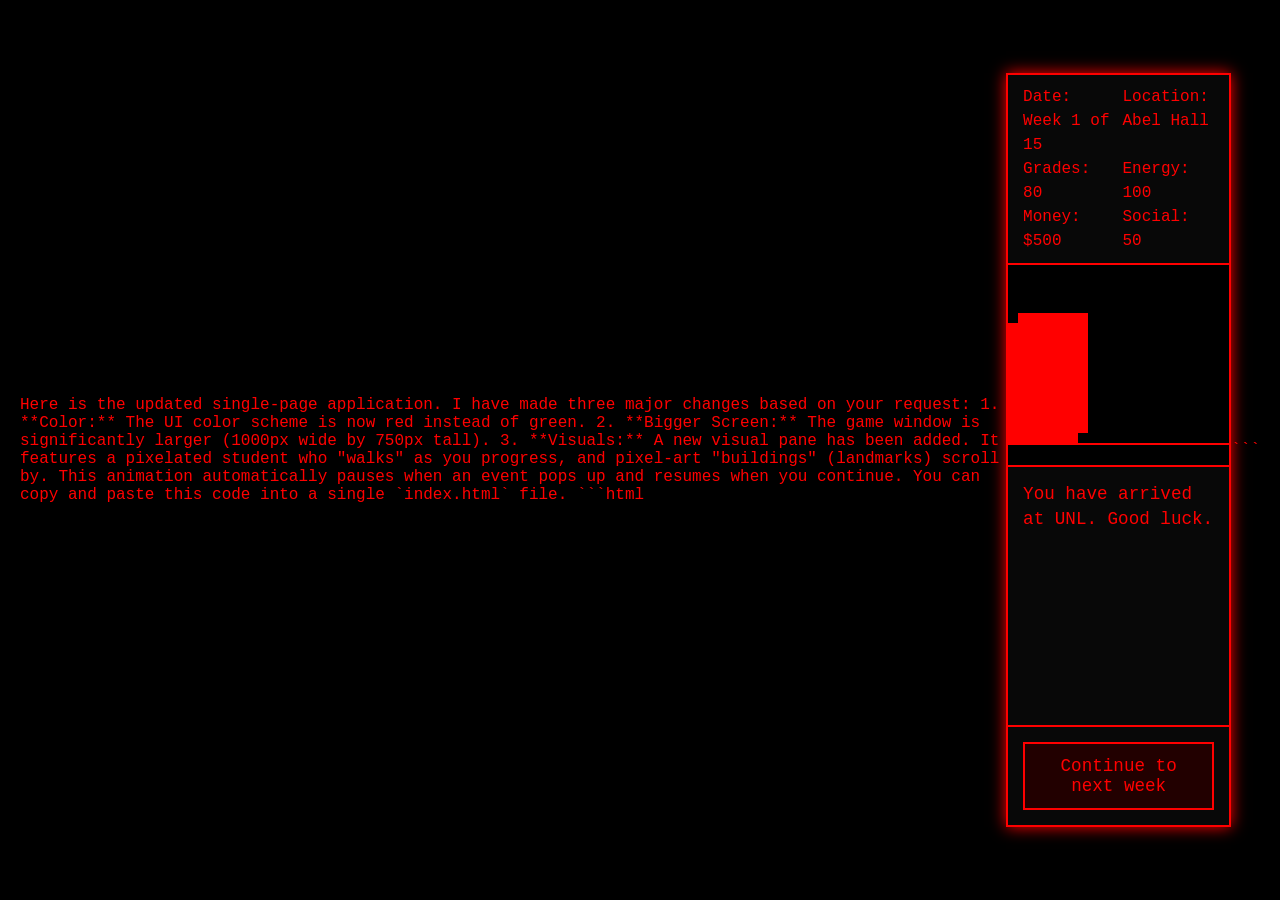
<file: quiz/index.html>
Here is the updated single-page application.

I have made three major changes based on your request:

1.  **Color:** The UI color scheme is now red instead of green.
2.  **Bigger Screen:** The game window is significantly larger (1000px wide by 750px tall).
3.  **Visuals:** A new visual pane has been added. It features a pixelated student who "walks" as you progress, and pixel-art "buildings" (landmarks) scroll by. This animation automatically pauses when an event pops up and resumes when you continue.

You can copy and paste this code into a single `index.html` file.

```html
<!DOCTYPE html>
<html lang="en">
<head>
    <meta charset="UTF-8">
    <meta name="viewport" content="width=device-width, initial-scale=1.0">
    <title>The Husker Trail</title>
    <style>
        :root {
            --bg-color: #000000;
            --text-color: #FF0000; /* Changed to Red */
            --border-color: #FF0000; /* Changed to Red */
            --button-bg: #220000;
            --button-hover-bg: #440000;
            --modal-bg: #110000;
        }

        body {
            font-family: 'Consolas', 'Courier New', monospace;
            background-color: var(--bg-color);
            color: var(--text-color);
            display: flex;
            justify-content: center;
            align-items: center;
            min-height: 100vh;
            margin: 0;
            padding: 20px;
            box-sizing: border-box;
            user-select: none;
        }

        #game-window {
            width: 100%;
            max-width: 1000px; /* Made wider */
            border: 2px solid var(--border-color);
            box-shadow: 0 0 15px var(--border-color);
            background-color: #080808;
            display: flex;
            flex-direction: column;
            height: 750px; /* Made taller */
        }

        #status-bar {
            padding: 10px 15px;
            border-bottom: 2px solid var(--border-color);
            display: flex;
            flex-wrap: wrap;
            justify-content: space-between;
            font-size: 1rem; /* Slightly larger font for bigger screen */
            line-height: 1.5;
        }
        #status-bar div {
            flex-basis: 48%;
        }
        
        /* --- NEW VISUAL PANE --- */
        #visual-pane {
            height: 200px;
            border-bottom: 2px solid var(--border-color);
            background-color: #000;
            position: relative;
            overflow: hidden; /* This creates the "screen" */
        }

        #visual-pane.paused * {
            animation-play-state: paused !important;
        }

        #ground {
            position: absolute;
            bottom: 20px;
            left: 0;
            width: 100%;
            height: 2px;
            background-color: var(--border-color);
        }

        #student-sprite {
            position: absolute;
            bottom: 22px; /* Sits on the ground line */
            left: 50px;
            width: 10px;
            height: 15px;
            background-color: var(--text-color); /* Body */
            box-shadow: 0 -10px 0 0 var(--text-color); /* Head */
            animation: walk-bob 0.5s infinite steps(2, end);
        }
        
        .building {
            position: absolute;
            bottom: 22px; /* On the ground */
            width: 50px;
            height: 80px;
            background-color: var(--border-color);
            box-shadow: 10px -10px 0 0 var(--border-color); /* Another part of building */
            animation: scroll 10s linear infinite;
        }
        
        .building.type-2 {
            width: 30px;
            height: 50px;
            animation-duration: 7s;
            animation-delay: 3s;
        }
        
        .building.type-3 {
            width: 70px;
            height: 120px;
            animation-duration: 15s;
            animation-delay: 6s;
        }
        
        /* --- ANIMATIONS --- */
        @keyframes walk-bob {
            0% { transform: translateY(0); }
            50% { transform: translateY(-4px); }
            100% { transform: translateY(0); }
        }

        @keyframes scroll {
            0% { transform: translateX(1100px); } /* Start off-screen right */
            100% { transform: translateX(-100px); } /* End off-screen left */
        }
        /* --- END VISUAL PANE --- */


        #log-feed {
            flex-grow: 1;
            padding: 15px;
            overflow-y: auto;
            border-bottom: 2px solid var(--border-color);
        }
        #log-feed p {
            margin: 0 0 10px 0;
            line-height: 1.4;
            font-size: 1.1rem; /* Slightly larger */
        }

        #controls {
            padding: 15px;
            display: flex;
            justify-content: flex-end;
            gap: 15px;
        }

        .game-button {
            font-family: 'Consolas', 'Courier New', monospace;
            background-color: var(--button-bg);
            color: var(--text-color);
            border: 2px solid var(--border-color);
            padding: 12px 24px; /* Bigger buttons */
            font-size: 1.1rem;
            cursor: pointer;
            transition: background-color 0.2s;
        }
        .game-button:hover, .game-button:focus {
            background-color: var(--button-hover-bg);
            outline: none;
        }
        .game-button:disabled {
            color: #555;
            border-color: #555;
            background-color: #222;
            cursor: not-allowed;
        }

        #event-modal {
            position: fixed;
            top: 0;
            left: 0;
            width: 100%;
            height: 100%;
            background-color: rgba(0, 0, 0, 0.7);
            display: none;
            justify-content: center;
            align-items: center;
            z-index: 100;
        }

        #event-content {
            background-color: var(--modal-bg);
            border: 2px solid var(--border-color);
            box-shadow: 0 0 20px var(--text-color);
            padding: 25px;
            width: 90%;
            max-width: 600px; /* Bigger modal */
        }

        #event-visual {
            background-color: #000;
            border: 1px solid var(--border-color);
            height: 100px;
            margin-bottom: 15px;
            display: flex;
            justify-content: center;
            align-items: center;
            font-size: 1rem;
            padding: 10px;
            text-align: center;
        }

        #event-text {
            margin-bottom: 20px;
            line-height: 1.5;
            font-size: 1.1rem;
        }

        #event-choices {
            display: flex;
            flex-direction: column;
            gap: 10px;
        }
        
        .choice-button {
            width: 100%;
            text-align: left;
        }
        
        .hidden {
            display: none;
        }
    </style>
</head>
<body>

    <div id="game-window">
        <div id="status-bar">
            <div>Date: <span id="status-date">Week 1 of 15</span></div>
            <div>Location: <span id="status-location">Abel Hall</span></div>
            <div>Grades: <span id="status-grades">80</span></div>
            <div>Energy: <span id="status-energy">100</span></div>
            <div>Money: $<span id="status-money">500</span></div>
            <div>Social: <span id="status-social">50</span></div>
        </div>
        
        <div id="visual-pane">
            <div id="student-sprite"></div>
            <div id="ground"></div>
            <div class="building"></div>
            <div class="building type-2"></div>
            <div class="building type-3"></div>
        </div>

        <div id="log-feed" id="log-feed">
            <p>You have arrived at the University of Nebraska-Lincoln. Your goal is to survive 15 weeks and graduate.</p>
            <p>You are moving into Abel Hall. Good luck.</p>
        </div>

        <div id="controls">
            <button class="game-button" id="continue-btn">Continue to next week</button>
            <button class="game-button hidden" id="restart-btn">Play Again</button>
        </div>
    </div>

    <div id="event-modal">
        <div id="event-content">
            <div id="event-visual">[Visual: <span id="visual-text"></span>]</div>
            <h3 id="event-title"></h3>
            <p id="event-text"></p>
            <div id="event-choices">
                </div>
        </div>
    </div>

    <script>
        // --- 1. GAME DATA (FROM YOUR JSON) ---
        const gameData = {
          "gameConfig": {
            "initialStats": {
              "Grades": 80,
              "Energy": 100,
              "Money": 500,
              "Social": 50
            }
          },
          "landmarks": [
            { "week": 1, "name": "Abel Hall" },
            { "week": 4, "name": "Nebraska Union" },
            { "week": 6, "name": "Memorial Stadium" },
            { "week": 8, "name": "Love Library (Midterms)" },
            { "week": 10, "name": "Campus Rec Center" },
            { "week": 12, "name": "College of Business" },
            { "week": 15, "name": "Pinnacle Bank Arena (Graduation)" }
          ],
          "randomEvents": [
            {
              "id": "event_001", "title": "The First Football Game", "visual": "8-bit pixel art Memorial Stadium crowd", "text": "It's Saturday morning. Your roommate tells you, 'It's GAME DAY. We're tailgating at 7 AM for the 11 AM kickoff.' You have a paper due Monday.",
              "choices": [
                { "text": "Go to the tailgate (7 AM)", "outcomes": [{ "stat": "Energy", "change": -8 }, { "stat": "Money", "change": -15 }, { "stat": "Social", "change": 20 }, { "stat": "Grades", "change": -5 }], "resultText": "You have a great time, but your paper suffers." },
                { "text": "Go just for the game (10:30 AM)", "outcomes": [{ "stat": "Energy", "change": -4 }, { "stat": "Money", "change": -5 }, { "stat": "Social", "change": 10 }], "resultText": "You balanced fun and responsibility. Good job." },
                { "text": "Stay home and study", "outcomes": [{ "stat": "Grades", "change": 10 }, { "stat": "Social", "change": -10 }], "resultText": "Your paper is great, but your friends are sad." }
              ]
            },
            {
              "id": "event_002", "title": "The Selleck Hall Sickness", "visual": "8-bit pixel art student in bed", "text": "You've eaten at a dining hall every day for a week. You have contracted the 'Selleck Hall Sickness.' Your Energy is cut in half.",
              "choices": [
                { "text": "Go to the Health Center", "outcomes": [{ "stat": "Money", "change": -20 }], "resultText": "You get medicine and recover in 1 day. You lose half your energy for this turn." },
                { "text": "Tough it out", "outcomes": [{ "stat": "Grades", "change": -15 }], "resultText": "You miss 3 classes and your grades plummet. You lose half your energy for 3 turns." },
                { "text": "Use a meal-swipe delivery for soup", "outcomes": [{ "stat": "Money", "change": -12 }, { "stat": "Social", "change": 5 }], "resultText": "A kind friend brings you soup. You recover in 2 days." }
              ]
            },
            {
              "id": "event_003", "title": "The Ice Storm", "visual": "8-bit pixel art UNL Love Library in snow", "text": "A sudden ice storm hits Lincoln. Campus is NOT closed. You are in Abel/Sandoz, and your class is in the College of Business (CBA) in 10 minutes.",
              "choices": [
                { "text": "Brave the walk", "outcomes": [{ "stat": "Energy", "change": -5 }, { "stat": "Grades", "change": -5 }], "resultText": "You slipped on the ice at 14th & R. You are late and soaked." },
                { "text": "Wait for the (packed) campus bus", "outcomes": [{ "stat": "Grades", "change": -10 }], "resultText": "The bus is full and drives past you. You miss class." },
                { "text": "Email your professor and skip", "outcomes": [{ "stat": "Energy", "change": -10 }], "resultText": "No penalty, but you must 'Self-Study' (costs 10 Energy)." }
              ]
            },
            {
              "id": "event_004", "title": "The Midterm Dilemma", "visual": "8-bit pixel art student at computer", "text": "It's Midterm Week. You have a final project for 'Intro to Communications' and a major exam for 'Calculus 1' on the same day.",
              "choices": [
                { "text": "Cram for the Calc exam", "outcomes": [{ "stat": "Grades", "change": 5, "note": "This choice has complex effects" }], "resultText": "You pass Calc, but your Comm group is furious. (-10 Grades, -10 Energy)" },
                { "text": "Focus on the group project", "outcomes": [{ "stat": "Social", "change": 10 }, { "stat": "Grades", "change": -5, "note": "This choice has complex effects" }], "resultText": "Your group loves you, but you bomb the Calc exam. (-15 Grades)" },
                { "text": "Pull an all-nighter", "outcomes": [{ "stat": "Grades", "change": -20 }, { "stat": "Energy", "change": -20 }], "resultText": "You fell asleep on your keyboard. (-10 Grades Both, -20 Energy)" }
              ]
            },
            {
              "id": "event_005", "title": "The Laptop Dies", "visual": "8-bit pixel art broken laptop", "text": "Your laptop has died. This is the new dysentery.",
              "choices": [
                { "text": "Go to the HuskerTech Help Desk", "outcomes": [{ "stat": "Grades", "change": -15 }], "resultText": "They can fix it, but it will take 3 days. -15 Grades." },
                { "text": "Buy a new one", "outcomes": [{ "stat": "Money", "change": -400 }], "resultText": "You have a shiny new laptop, but you are very poor." },
                { "text": "Use the Love Library computers", "outcomes": [{ "stat": "Energy", "change": -10 }, { "stat": "Social", "change": -5 }], "resultText": "You get your work done, but it's a hassle. -10 Energy, -5 Social." }
              ]
            },
            {
              "id": "event_006", "title": "Pop Quiz!", "visual": "8-bit pixel art professor pointing", "text": "You walk into your 'History of Jazz' class and the professor announces a pop quiz.",
              "choices": [
                { "text": "You've been studying!", "outcomes": [{ "stat": "Grades", "change": 10 }], "resultText": "You ace the quiz. +10 Grades." },
                { "text": "You haven't read the chapter.", "outcomes": [{ "stat": "Grades", "change": -10 }], "resultText": "You failed. -10 Grades." }
              ]
            },
            {
              "id": "event_007", "title": "A Trip to O-Street", "visual": "8-bit pixel art neon bar sign", "text": "It's Thursday night. Your friends want to go to O-Street.",
              "choices": [
                { "text": "Go, but just for an hour.", "outcomes": [{ "stat": "Social", "change": 10 }, { "stat": "Energy", "change": -5 }, { "stat": "Money", "change": -15 }], "resultText": "You have a good time and still get some sleep." },
                { "text": "Stay out all night!", "outcomes": [{ "stat": "Social", "change": 25 }, { "stat": "Energy", "change": -20 }, { "stat": "Money", "change": -50 }, { "stat": "Grades", "change": -10 }], "resultText": "You are a social legend... but you sleep through your class." },
                { "text": "Stay in and study.", "outcomes": [{ "stat": "Grades", "change": 5 }, { "stat": "Social", "change": -5 }], "resultText": "You are responsible, but your friends call you lame." }
              ]
            },
            {
              "id": "event_008", "title": "Parking Ticket", "visual": "8-bit pixel art car with ticket", "text": "You were parked in the wrong lot for only 10 minutes and found a bright orange ticket on your windshield.",
              "choices": [
                { "text": "Pay the fine.", "outcomes": [{ "stat": "Money", "change": -40 }], "resultText": "That stings. -40 Money." },
                { "text": "Appeal the ticket.", "outcomes": [{ "stat": "Energy", "change": -5 }, { "stat": "Money", "change": -40 }], "resultText": "You spend an hour arguing and lose anyway. -5 Energy, -40 Money." }
              ]
            },
            {
              "id": "event_009", "title": "Free Concert at the Union", "visual": "8-bit pixel art band playing", "text": "A pretty good local band is playing for free in the Nebraska Union. You have homework.",
              "choices": [
                { "text": "Go for 30 minutes", "outcomes": [{ "stat": "Social", "change": 5 }, { "stat": "Energy", "change": -5 }], "resultText": "A nice break. You feel refreshed." },
                { "text": "Skip it, homework calls.", "outcomes": [{ "stat":"Grades", "change": 5 }], "resultText": "Your grades are safe, but you missed a good show." }
              ]
            },
            {
              "id": "event_010", "title": "Found Money!", "visual": "8-bit pixel art $20 bill", "text": "You found a $20 bill on the sidewalk near the Broyhill Fountain!",
              "choices": [
                { "text": "Keep it!", "outcomes": [{ "stat": "Money", "change": 20 }], "resultText": "Score! +20 Money." },
                { "text": "Turn it in to the Union desk.", "outcomes": [{ "stat": "Social", "change": 5 }], "resultText": "A good deed. You get a 'thanks' from the staff. +5 Social." }
              ]
            }
          ]
        };

        // --- 2. DOM ELEMENT REFERENCES ---
        const statusBar = {
            date: document.getElementById('status-date'),
            location: document.getElementById('status-location'),
            grades: document.getElementById('status-grades'),
            energy: document.getElementById('status-energy'),
            money: document.getElementById('status-money'),
            social: document.getElementById('status-social'),
        };
        const visualPane = document.getElementById('visual-pane'); // NEW
        const logFeed = document.getElementById('log-feed');
        const continueBtn = document.getElementById('continue-btn');
        const restartBtn = document.getElementById('restart-btn');
        
        const eventModal = document.getElementById('event-modal');
        const eventTitle = document.getElementById('event-title');
        const eventVisualText = document.getElementById('visual-text');
        const eventText = document.getElementById('event-text');
        const eventChoicesContainer = document.getElementById('event-choices');

        // --- 3. GAME STATE ---
        let stats = {};
        let currentWeek = 1;
        const maxWeeks = 15;
        let trailMap = [];
        let currentLocation = "Abel Hall";
        let gameOver = false;

        // --- 4. GAME FUNCTIONS ---

        /**
         * Shuffles an array in place (Fisher-Yates)
         */
        function shuffleArray(array) {
            for (let i = array.length - 1; i > 0; i--) {
                const j = Math.floor(Math.random() * (i + 1));
                [array[i], array[j]] = [array[j], array[i]];
            }
            return array;
        }

        /**
         * Logs a message to the game feed
         */
        function log(message) {
            logFeed.innerHTML += `<p>> ${message}</p>`;
            logFeed.scrollTop = logFeed.scrollHeight; // Auto-scroll
        }

        /**
         * Updates the status bar UI
         */
        function updateStatusUI() {
            statusBar.date.textContent = `Week ${currentWeek} of ${maxWeeks}`;
            statusBar.location.textContent = currentLocation;
            statusBar.grades.textContent = stats.Grades;
            statusBar.energy.textContent = stats.Energy;
            statusBar.money.textContent = stats.Money;
            statusBar.social.textContent = stats.Social;
            
            // Add warning colors (use a darker red for warnings)
            const warningColor = '#FF4444';
            statusBar.grades.style.color = stats.Grades < 40 ? warningColor : 'var(--text-color)';
            statusBar.energy.style.color = stats.Energy < 20 ? warningColor : 'var(--text-color)';
            statusBar.money.style.color = stats.Money < 0 ? warningColor : 'var(--text-color)';
            statusBar.social.style.color = stats.Social < 20 ? warningColor : 'var(--text-color)';
        }

        /**
         * Updates the current location based on the week
         */
        function updateLocation() {
            let loc = gameData.landmarks.find(l => l.week === currentWeek);
            if (loc) {
                currentLocation = loc.name;
                log(`You have reached: ${currentLocation}`);
            }
        }
        
        /**
         * Creates the 15-week trail map with 10 random events and 5 quiet weeks
         */
        function createTrailMap() {
            let events = shuffleArray([...gameData.randomEvents]); // 10 events
            let quietWeeks = Array(maxWeeks - events.length).fill(null); // 5 nulls
            trailMap = shuffleArray(events.concat(quietWeeks));
        }

        /**
         * Applies the outcome of a choice to the player's stats
         */
        function applyOutcome(outcomes) {
            outcomes.forEach(outcome => {
                if (stats.hasOwnProperty(outcome.stat)) {
                    stats[outcome.stat] += outcome.change;
                }
            });
        }
        
        /**
         * Checks for game-ending conditions
         */
        function checkGameOver() {
            if (gameOver) return true; // Don't re-trigger
            
            let reason = "";
            if (stats.Grades < 20) {
                reason = "Your grades fell too low. You have flunked out.";
            } else if (stats.Money < -100) {
                reason = "You are in too much debt. The bursar's office has you cornered.";
            } else if (stats.Energy <= 0) {
                reason = "You have collapsed from exhaustion and been sent home.";
            } else if (stats.Social <= 0) {
                reason = "You feel too isolated and lonely. You've decided to transfer.";
            }
            
            if (reason) {
                log("--- GAME OVER ---");
                log(reason);
                gameOver = true;
                visualPane.classList.add('paused'); // Pause animation
                continueBtn.classList.add('hidden');
                restartBtn.classList.remove('hidden');
                return true;
            }
            return false;
        }

        /**
         * Shows the event modal with the given event data
         */
        function showEvent(event) {
            log("Something is happening...");
            visualPane.classList.add('paused'); // Pause animation
            
            eventTitle.textContent = event.title;
            eventVisualText.textContent = event.visual;
            eventText.textContent = event.text;
            
            eventChoicesContainer.innerHTML = ''; // Clear old choices
            
            event.choices.forEach((choice, index) => {
                const button = document.createElement('button');
                button.className = 'game-button choice-button';
                button.textContent = `${index + 1}. ${choice.text}`;
                button.onclick = () => {
                    // Apply the choice
                    applyOutcome(choice.outcomes);
                    log(choice.resultText);
                    
                    // Hide modal and resume
                    eventModal.style.display = 'none';
                    if (!gameOver) {
                        visualPane.classList.remove('paused'); // Resume animation
                    }
                    continueBtn.disabled = false;
                    
                    // Update UI and check for game over again
                    updateStatusUI();
                    checkGameOver();
                };
                eventChoicesContainer.appendChild(button);
            });
            
            eventModal.style.display = 'flex';
            continueBtn.disabled = true;
        }

        /**
         * The main game loop, triggered by the "Continue" button
         */
        function nextWeek() {
            if (gameOver) return;

            // Check for game over *before* proceeding
            if (checkGameOver()) return;
            
            // Check for Win
            if (currentWeek > maxWeeks) {
                log("--- YOU WIN! ---");
                log("You made it to Pinnacle Bank Arena. You have graduated!");
                log("Congratulations, Husker!");
                gameOver = true;
                visualPane.classList.add('paused'); // Pause animation
                continueBtn.classList.add('hidden');
                restartBtn.classList.remove('hidden');
                return;
            }

            // Update location and date
            log(`--- Week ${currentWeek} ---`);
            updateLocation();
            
            // Get the event for the week
            const event = trailMap[currentWeek - 1];
            
            if (event) {
                showEvent(event);
            } else {
                // A "quiet week"
                log("A quiet week passes. You study and buy groceries.");
                stats.Money -= 20; // Weekly expenses
                stats.Energy -= 5; // Weekly drain
            }
            
            // Increment week for *next* turn
            currentWeek++;
            
            // Update UI
            updateStatusUI();
        }

        /**
         * Starts the game
         */
        function startGame() {
            // Reset state
            stats = { ...gameData.gameConfig.initialStats };
            currentWeek = 1;
            currentLocation = "Abel Hall";
            gameOver = false;
            
            // Setup UI
            logFeed.innerHTML = "<p>You have arrived at UNL. Good luck.</p>";
            continueBtn.classList.remove('hidden');
            restartBtn.classList.add('hidden');
            continueBtn.disabled = false;
            visualPane.classList.remove('paused'); // Start animation
            
            // Build the trail
            createTrailMap();
            
            // Update UI
            updateStatusUI();
        }
        
        // --- 5. EVENT LISTENERS ---
        
        continueBtn.addEventListener('click', nextWeek);
        restartBtn.addEventListener('click', () => {
            // A simple reload is the easiest way to reset a single-page app
            location.reload(); 
        });

        // --- 6. INITIALIZE GAME ---
        startGame();
        
    </script>
</body>
</html>
```
</file>
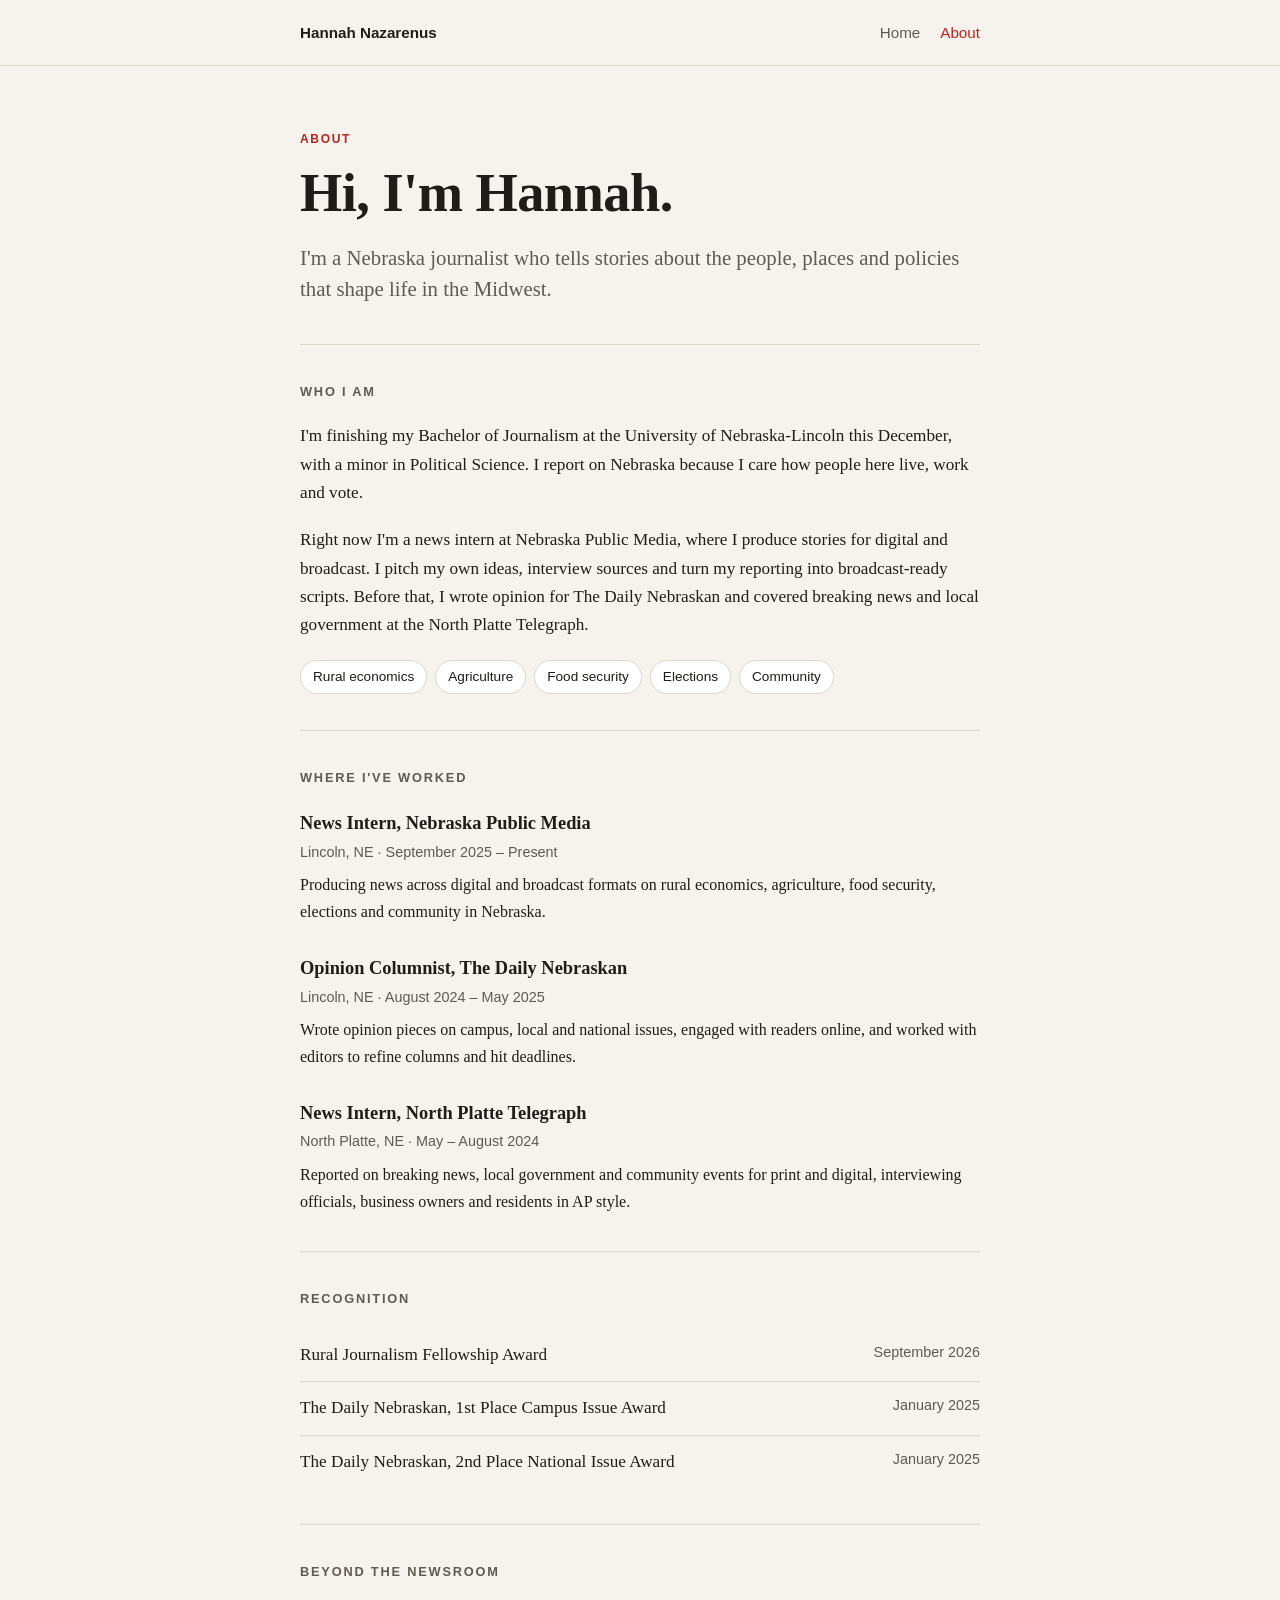
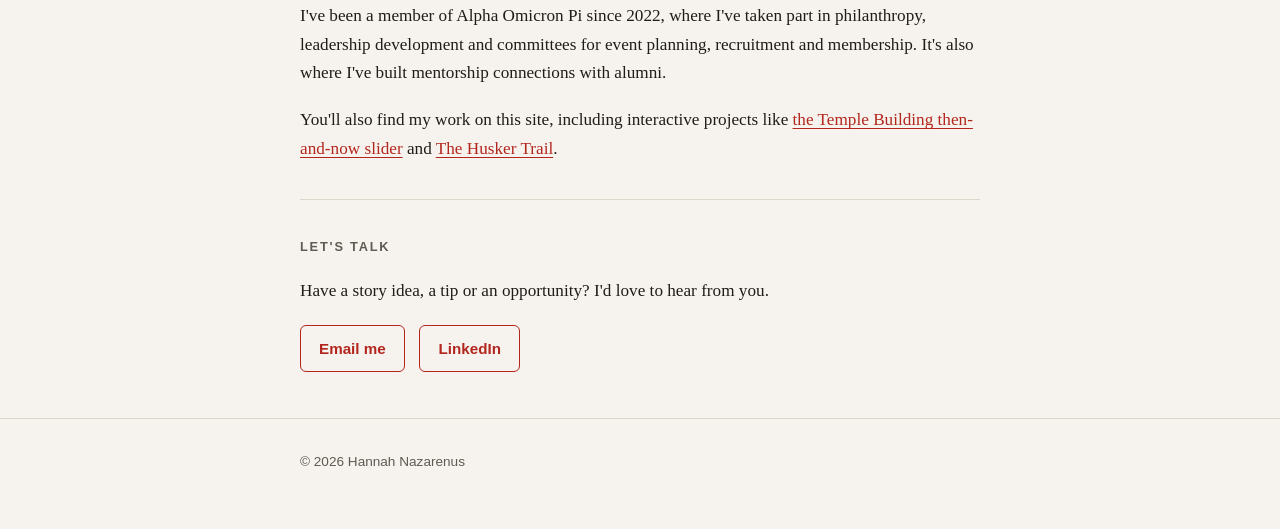
<file: about.html>
<!DOCTYPE html>
<html lang="en">
<head>
    <meta charset="UTF-8">
    <meta name="viewport" content="width=device-width, initial-scale=1.0">
    <title>About Hannah Nazarenus</title>
    <meta name="description" content="Hannah Nazarenus is a University of Nebraska-Lincoln journalism student and Nebraska Public Media news intern covering rural economics, agriculture, food security and elections.">
    <style>
        :root {
            --bg: #f6f3ee;
            --surface: #ffffff;
            --ink: #1f1d1a;
            --muted: #5f5a52;
            --accent: #b3261e;
            --rule: #ddd6ca;
        }
        @media (prefers-color-scheme: dark) {
            :root {
                --bg: #151413;
                --surface: #1f1d1b;
                --ink: #f1ede6;
                --muted: #aaa397;
                --accent: #ff8a7d;
                --rule: #34312d;
            }
        }
        * { box-sizing: border-box; }
        body {
            margin: 0;
            background: var(--bg);
            color: var(--ink);
            font-family: Georgia, "Times New Roman", serif;
            line-height: 1.65;
            font-size: 1.075rem;
        }
        a { color: var(--accent); text-underline-offset: 3px; }
        a:focus-visible { outline: 2px solid var(--accent); outline-offset: 3px; }
        .wrap { max-width: 720px; margin: 0 auto; padding: 0 20px; }
        .sans { font-family: -apple-system, BlinkMacSystemFont, "Segoe UI", Roboto, Helvetica, Arial, sans-serif; }

        nav { padding: 20px 0; border-bottom: 1px solid var(--rule); }
        nav .wrap { display: flex; gap: 20px; flex-wrap: wrap; align-items: baseline; font-size: .95rem; }
        nav .name { font-weight: 700; color: var(--ink); text-decoration: none; margin-right: auto; }
        nav a { text-decoration: none; color: var(--muted); }
        nav a:hover, nav a[aria-current] { color: var(--accent); }

        header.hero { padding: 64px 0 40px; }
        .kicker {
            text-transform: uppercase; letter-spacing: .14em; font-size: .75rem;
            color: var(--accent); font-weight: 700; margin: 0 0 14px;
        }
        h1 { font-size: clamp(2.2rem, 7vw, 3.4rem); line-height: 1.1; margin: 0 0 18px; letter-spacing: -.01em; }
        .lede { font-size: 1.3rem; line-height: 1.5; color: var(--muted); margin: 0; }

        section { padding: 36px 0; border-top: 1px solid var(--rule); }
        h2 {
            font-size: .8rem; text-transform: uppercase; letter-spacing: .14em;
            margin: 0 0 20px; color: var(--muted);
        }
        p { margin: 0 0 1.1em; }
        p:last-child { margin-bottom: 0; }

        .beats { display: flex; flex-wrap: wrap; gap: 8px; list-style: none; padding: 0; margin: 20px 0 0; }
        .beats li {
            font-size: .85rem; padding: 5px 12px; border: 1px solid var(--rule);
            border-radius: 999px; background: var(--surface);
        }

        .job { margin-bottom: 28px; }
        .job:last-child { margin-bottom: 0; }
        .job h3 { margin: 0; font-size: 1.15rem; }
        .job .meta { margin: 2px 0 8px; color: var(--muted); font-size: .9rem; }
        .job p { font-size: 1rem; }

        .awards { list-style: none; padding: 0; margin: 0; }
        .awards li { padding: 12px 0; border-bottom: 1px solid var(--rule); display: flex; justify-content: space-between; gap: 16px; }
        .awards li:last-child { border-bottom: 0; }
        .awards .when { color: var(--muted); font-size: .9rem; white-space: nowrap; }

        .contact a.btn {
            display: inline-block; margin: 0 10px 10px 0; padding: 10px 18px;
            border: 1.5px solid var(--accent); border-radius: 6px; text-decoration: none; font-size: .95rem; font-weight: 600;
        }
        .contact a.btn:hover { background: var(--accent); color: var(--bg); }

        footer { padding: 32px 0 56px; color: var(--muted); font-size: .85rem; border-top: 1px solid var(--rule); }

        @media (max-width: 520px) {
            header.hero { padding: 44px 0 28px; }
            .awards li { flex-direction: column; gap: 2px; }
        }
    </style>
</head>
<body>

<nav class="sans" aria-label="Main">
    <div class="wrap">
        <a class="name" href="index.html">Hannah Nazarenus</a>
        <a href="index.html">Home</a>
        <a href="about.html" aria-current="page">About</a>
    </div>
</nav>

<main class="wrap">
    <header class="hero">
        <p class="kicker sans">About</p>
        <h1>Hi, I'm Hannah.</h1>
        <p class="lede">I'm a Nebraska journalist who tells stories about the people, places and policies that shape life in the Midwest.</p>
    </header>

    <section>
        <h2 class="sans">Who I am</h2>
        <p>I'm finishing my Bachelor of Journalism at the University of Nebraska-Lincoln this December, with a minor in Political Science. I report on Nebraska because I care how people here live, work and vote.</p>
        <p>Right now I'm a news intern at Nebraska Public Media, where I produce stories for digital and broadcast. I pitch my own ideas, interview sources and turn my reporting into broadcast-ready scripts. Before that, I wrote opinion for The Daily Nebraskan and covered breaking news and local government at the North Platte Telegraph.</p>
        <ul class="beats sans" aria-label="Beats I cover">
            <li>Rural economics</li>
            <li>Agriculture</li>
            <li>Food security</li>
            <li>Elections</li>
            <li>Community</li>
        </ul>
    </section>

    <section>
        <h2 class="sans">Where I've worked</h2>

        <div class="job">
            <h3>News Intern, Nebraska Public Media</h3>
            <p class="meta sans">Lincoln, NE · September 2025 – Present</p>
            <p>Producing news across digital and broadcast formats on rural economics, agriculture, food security, elections and community in Nebraska.</p>
        </div>

        <div class="job">
            <h3>Opinion Columnist, The Daily Nebraskan</h3>
            <p class="meta sans">Lincoln, NE · August 2024 – May 2025</p>
            <p>Wrote opinion pieces on campus, local and national issues, engaged with readers online, and worked with editors to refine columns and hit deadlines.</p>
        </div>

        <div class="job">
            <h3>News Intern, North Platte Telegraph</h3>
            <p class="meta sans">North Platte, NE · May – August 2024</p>
            <p>Reported on breaking news, local government and community events for print and digital, interviewing officials, business owners and residents in AP style.</p>
        </div>
    </section>

    <section>
        <h2 class="sans">Recognition</h2>
        <ul class="awards">
            <li><span>Rural Journalism Fellowship Award</span><span class="when sans">September 2026</span></li>
            <li><span>The Daily Nebraskan, 1st Place Campus Issue Award</span><span class="when sans">January 2025</span></li>
            <li><span>The Daily Nebraskan, 2nd Place National Issue Award</span><span class="when sans">January 2025</span></li>
        </ul>
    </section>

    <section>
        <h2 class="sans">Beyond the newsroom</h2>
        <p>I've been a member of Alpha Omicron Pi since 2022, where I've taken part in philanthropy, leadership development and committees for event planning, recruitment and membership. It's also where I've built mentorship connections with alumni.</p>
        <p>You'll also find my work on this site, including interactive projects like <a href="index.html">the Temple Building then-and-now slider</a> and <a href="husker-trail/index.html">The Husker Trail</a>.</p>
    </section>

    <section class="contact">
        <h2 class="sans">Let's talk</h2>
        <p>Have a story idea, a tip or an opportunity? I'd love to hear from you.</p>
        <p class="sans">
            <a class="btn" href="mailto:nazarenushm@gmail.com">Email me</a>
            <a class="btn" href="https://www.linkedin.com/in/hannah-nazarenus-11a192276" target="_blank" rel="noopener">LinkedIn</a>
        </p>
    </section>
</main>

<footer class="sans">
    <div class="wrap">© 2026 Hannah Nazarenus</div>
</footer>

</body>
</html>
</file>
<file: huskerdash-game/style.css>
:root {
  --scarlet: #D00000;
  --scarlet-dark: #9E0000;
  --cream: #F5F1E7;
  --ink: #2B2B2B;
  --gold: #E8B923;
  --green: #1E8449;
}

* { box-sizing: border-box; }

html, body {
  margin: 0;
  background: #2a1414;
  color: var(--ink);
  font-family: "Trebuchet MS", "Segoe UI", system-ui, sans-serif;
}

#app {
  width: min(960px, 100vw);
  margin: 0 auto;
  padding: 8px 0 16px;
}

/* ---------- HUD ---------- */
#hud {
  display: grid;
  grid-template-columns: 1fr 1.2fr 1fr;
  align-items: center;
  gap: 10px;
  background: var(--scarlet);
  color: var(--cream);
  padding: 8px 12px;
  border-radius: 12px 12px 0 0;
  min-height: 58px;
}
#hud-level { font-weight: 800; font-size: 18px; letter-spacing: .3px; }
#hud-place { font-size: 13px; opacity: .85; }
.money-row { display: flex; justify-content: space-between; align-items: baseline; }
#hud-money { font-size: 22px; font-weight: 800; }
#hud-goal { font-size: 12px; opacity: .9; }
.bar { position: relative; height: 10px; background: rgba(255,255,255,.25); border-radius: 6px; overflow: hidden; margin-top: 3px; }
#hud-bar { height: 100%; width: 0; background: var(--cream); transition: width .2s; }
.mark { position: absolute; top: 0; bottom: 0; width: 2px; background: var(--gold); }
.mark.expert { background: #fff; }
.hud-right { display: flex; justify-content: flex-end; align-items: center; gap: 8px; font-size: 14px; }
.hud-right button {
  background: var(--cream); color: var(--scarlet); border: 0; border-radius: 8px;
  width: 36px; height: 32px; font-size: 15px; font-weight: 800; cursor: pointer;
}
.hud-right button.off { opacity: .45; }

/* ---------- Stage ---------- */
#stage {
  position: relative;
  width: 100%;
  aspect-ratio: 960 / 560;
  background: var(--cream);
  border-radius: 0 0 12px 12px;
  overflow: hidden;
}
canvas { display: block; width: 100%; height: 100%; touch-action: none; cursor: pointer; }

#hint {
  position: absolute; left: 50%; bottom: 10px; transform: translateX(-50%);
  max-width: 70%;
  background: rgba(43,43,43,.88); color: #fff;
  padding: 7px 14px; border-radius: 20px; font-size: 14px; text-align: center;
  pointer-events: none; opacity: 0; transition: opacity .25s;
}
#hint.show { opacity: 1; }

#toast {
  position: absolute; left: 50%; top: 12px; transform: translateX(-50%);
  background: var(--scarlet); color: #fff; font-weight: 700;
  padding: 6px 14px; border-radius: 16px; font-size: 14px;
  pointer-events: none; opacity: 0; transition: opacity .2s;
}
#toast.show { opacity: 1; }

/* ---------- Overlay screens ---------- */
#overlay {
  position: absolute; inset: 0;
  display: none; align-items: center; justify-content: center;
  background: rgba(40, 10, 10, .72);
  padding: 16px;
  overflow-y: auto;
}
#overlay.show { display: flex; }

.panel {
  background: var(--cream);
  border: 4px solid var(--scarlet);
  border-radius: 18px;
  padding: 22px 26px;
  width: min(640px, 100%);
  max-height: 100%;
  overflow-y: auto;
  text-align: center;
  box-shadow: 0 10px 30px rgba(0,0,0,.35);
}
.panel h1 { margin: 0; font-size: clamp(34px, 7vw, 60px); color: var(--scarlet); letter-spacing: 1px; line-height: 1; }
.panel h2 { margin: 0 0 4px; color: var(--scarlet); font-size: clamp(22px, 4vw, 30px); }
.panel h3 { margin: 14px 0 6px; font-size: 16px; }
.panel p { margin: 8px 0; line-height: 1.4; }
.tagline { font-size: 18px; font-weight: 700; margin-top: 6px !important; }
.small { font-size: 12px; opacity: .7; }

.btn {
  display: inline-block;
  background: var(--scarlet); color: #fff;
  border: 0; border-radius: 12px;
  padding: 11px 22px; margin: 6px 4px;
  font-size: 17px; font-weight: 800; cursor: pointer;
  box-shadow: 0 4px 0 var(--scarlet-dark);
  font-family: inherit;
}
.btn:hover { filter: brightness(1.08); }
.btn:active { transform: translateY(2px); box-shadow: 0 2px 0 var(--scarlet-dark); }
.btn.secondary { background: #fff; color: var(--scarlet); box-shadow: 0 4px 0 #c9bfae; border: 2px solid var(--scarlet); }
.btn:disabled { opacity: .45; cursor: default; }

.shift-list { display: grid; gap: 8px; margin-top: 10px; text-align: left; }
.shift {
  display: flex; align-items: center; justify-content: space-between; gap: 10px;
  background: #fff; border: 2px solid #e2d8c6; border-radius: 12px; padding: 8px 12px;
  cursor: pointer; font-family: inherit; font-size: 15px; text-align: left;
}
.shift:hover:not(:disabled) { border-color: var(--scarlet); }
.shift:disabled { opacity: .5; cursor: default; }
.shift b { color: var(--scarlet); }
.stars { color: var(--gold); font-size: 18px; letter-spacing: 2px; white-space: nowrap; }

.types { display: flex; flex-wrap: wrap; gap: 8px; justify-content: center; margin: 8px 0; }
.type-card { background: #fff; border-radius: 10px; padding: 6px 10px; font-size: 13px; border-left: 6px solid #999; text-align: left; max-width: 180px; }
.type-card b { display: block; }

.goals { display: flex; gap: 12px; justify-content: center; margin: 12px 0; flex-wrap: wrap; }
.goal { background: #fff; border-radius: 12px; padding: 8px 16px; }
.goal b { display: block; font-size: 22px; color: var(--scarlet); }

.how { text-align: left; }
.how ol { margin: 4px 0 10px; padding-left: 22px; line-height: 1.5; }

.shop { display: grid; grid-template-columns: repeat(auto-fit, minmax(160px, 1fr)); gap: 10px; margin: 12px 0; }
.item { background: #fff; border-radius: 12px; padding: 12px; border: 2px solid #e2d8c6; }
.item.owned { border-color: var(--green); }
.item .icon { font-size: 30px; }
.item b { display: block; margin: 4px 0; }
.item p { font-size: 13px; margin: 4px 0 8px; }
.item .btn { font-size: 14px; padding: 7px 14px; }
.bank { font-size: 20px; font-weight: 800; color: var(--green); }

footer { color: #d9c9c0; font-size: 11px; text-align: center; margin-top: 8px; }

@media (max-width: 640px) {
  #hud { grid-template-columns: 1fr 1fr; }
  .hud-left { display: none; }
  #hud-money { font-size: 18px; }
  #hint { font-size: 12px; max-width: 90%; }
  .panel { padding: 14px; }
}

/* ---------- Daily Nebraskan pieces ---------- */
#ticker {
  display: flex; align-items: center; gap: 0;
  background: #1f1f1f; color: #fff; font-size: 13px; height: 28px; overflow: hidden;
}
.ticker-label { background: var(--cream); color: var(--scarlet); font-weight: 900; padding: 0 10px; height: 100%; display: flex; align-items: center; white-space: nowrap; font-size: 12px; letter-spacing: .5px; }
.ticker-window { overflow: hidden; flex: 1; }
#ticker-track { display: inline-block; white-space: nowrap; padding-left: 100%; animation: tick 70s linear infinite; }
#ticker:hover #ticker-track { animation-play-state: paused; }
#ticker-track a { color: #fff; text-decoration: none; }
#ticker-track a:hover { text-decoration: underline; color: #ffd7d7; }
#ticker-track .dot { color: var(--scarlet); margin: 0 14px; font-weight: 900; }
@keyframes tick { from { transform: translateX(0); } to { transform: translateX(-100%); } }

#flash {
  position: absolute; left: 50%; top: 44px; transform: translate(-50%, -10px);
  width: min(620px, 90%);
  background: #fff; color: var(--ink); border: 3px solid var(--scarlet); border-radius: 12px;
  padding: 10px 14px; font-size: 15px; font-weight: 700; text-align: center;
  box-shadow: 0 8px 20px rgba(0,0,0,.25);
  pointer-events: none; opacity: 0; transition: opacity .3s, transform .3s;
}
#flash.show { opacity: 1; transform: translate(-50%, 0); }
.flash-tag { display: inline-block; background: var(--scarlet); color: #fff; font-size: 11px; font-weight: 900; padding: 2px 7px; border-radius: 4px; margin-right: 6px; letter-spacing: .5px; }

.story { background: #fff; border-left: 6px solid var(--scarlet); border-radius: 10px; padding: 10px 14px; margin: 12px 0; text-align: left; }
.story-tag { font-size: 11px; font-weight: 900; color: var(--scarlet); letter-spacing: .6px; text-transform: uppercase; }
.story-title { display: block; font-family: Georgia, "Times New Roman", serif; font-size: 18px; font-weight: 700; color: var(--ink); text-decoration: none; margin: 4px 0; line-height: 1.25; }
.story-title:hover { text-decoration: underline; }
.story p { font-size: 14px; margin: 4px 0; }
.story-link { font-size: 13px; color: var(--scarlet); font-weight: 700; }
.feature { background: #fff; border-radius: 10px; padding: 6px 10px; display: inline-block; }
.controls { background: #FFF6C9; border-radius: 10px; padding: 8px 12px; font-size: 13px; text-align: left; margin: 8px 0; line-height: 1.45; }
.headline { background: #fff; border: 1px solid #ddd; border-radius: 8px; padding: 8px 12px; margin: 10px 0; font-family: Georgia, "Times New Roman", serif; }
.headline b { display: block; font-size: 18px; margin-top: 2px; }
.quiz-q { font-size: 18px; font-weight: 800; }
.quiz-opts { display: grid; gap: 8px; margin: 10px 0; }
.quiz-opt { justify-content: center !important; font-weight: 700; }
.quiz-opt.right { border-color: var(--green) !important; background: #E8F8EF; opacity: 1 !important; }
.quiz-opt.wrong { border-color: var(--scarlet) !important; background: #FDECEC; opacity: 1 !important; }
.quiz-fb { font-size: 16px; font-weight: 700; }
.quiz-fb.ok { color: var(--green); }
.quiz-fb.no { color: var(--scarlet); }
footer a { color: #fff; }

.quiz-opt:disabled { opacity: .75; }

/* ---------- Shop levels + Locker ---------- */
.pips { display: flex; gap: 4px; justify-content: center; margin: 4px 0; }
.pips span { width: 14px; height: 6px; border-radius: 3px; background: #e2d8c6; }
.pips span.on { background: var(--green); }
.locker { display: grid; grid-template-columns: 170px 1fr; gap: 14px; text-align: left; margin-top: 8px; }
.preview { text-align: center; }
.preview canvas { width: 160px; height: 190px; border-radius: 14px; }
.rank-badge { display: inline-block; margin-top: 6px; background: var(--scarlet); color: #fff; font-weight: 800; font-size: 13px; padding: 4px 10px; border-radius: 12px; }
.locker-opts h3 { margin: 10px 0 4px; font-size: 14px; }
.name-row { font-weight: 700; }
.name-row input { font: inherit; padding: 5px 8px; border-radius: 8px; border: 2px solid #e2d8c6; width: 160px; }
.swatches { display: flex; gap: 6px; flex-wrap: wrap; }
.swatch { width: 28px; height: 28px; border-radius: 50%; border: 3px solid #fff; box-shadow: 0 0 0 1px #ccc; cursor: pointer; }
.swatch.on { box-shadow: 0 0 0 3px var(--scarlet); }
.looks { display: flex; flex-wrap: wrap; gap: 6px; }
.look-opt { font-family: inherit; font-size: 13px; font-weight: 700; background: #fff; border: 2px solid #e2d8c6; border-radius: 10px; padding: 5px 9px; cursor: pointer; display: inline-flex; align-items: center; gap: 6px; }
.look-opt small { font-weight: 600; color: #777; }
.look-opt.on { border-color: var(--scarlet); background: #FDECEC; }
.look-opt:disabled { opacity: .45; cursor: default; }
.look-opt .sw { width: 14px; height: 14px; border-radius: 4px; display: inline-block; border: 1px solid #0002; }
@media (max-width: 640px) { .locker { grid-template-columns: 1fr; } }

/* ---------- Restart ---------- */
.btn.danger { background: #fff; color: #9E0000; border: 2px solid #9E0000; box-shadow: 0 4px 0 #c9bfae; }
.btn.danger:hover { background: #FDECEC; }
.end-actions { margin-top: 6px; }
.end-actions .btn { font-size: 15px; padding: 9px 16px; }
.lose-list { text-align: left; display: inline-block; margin: 4px 0 10px; line-height: 1.6; }
.keep { display: block; margin: 6px 0 12px; font-weight: 700; }
</file>
